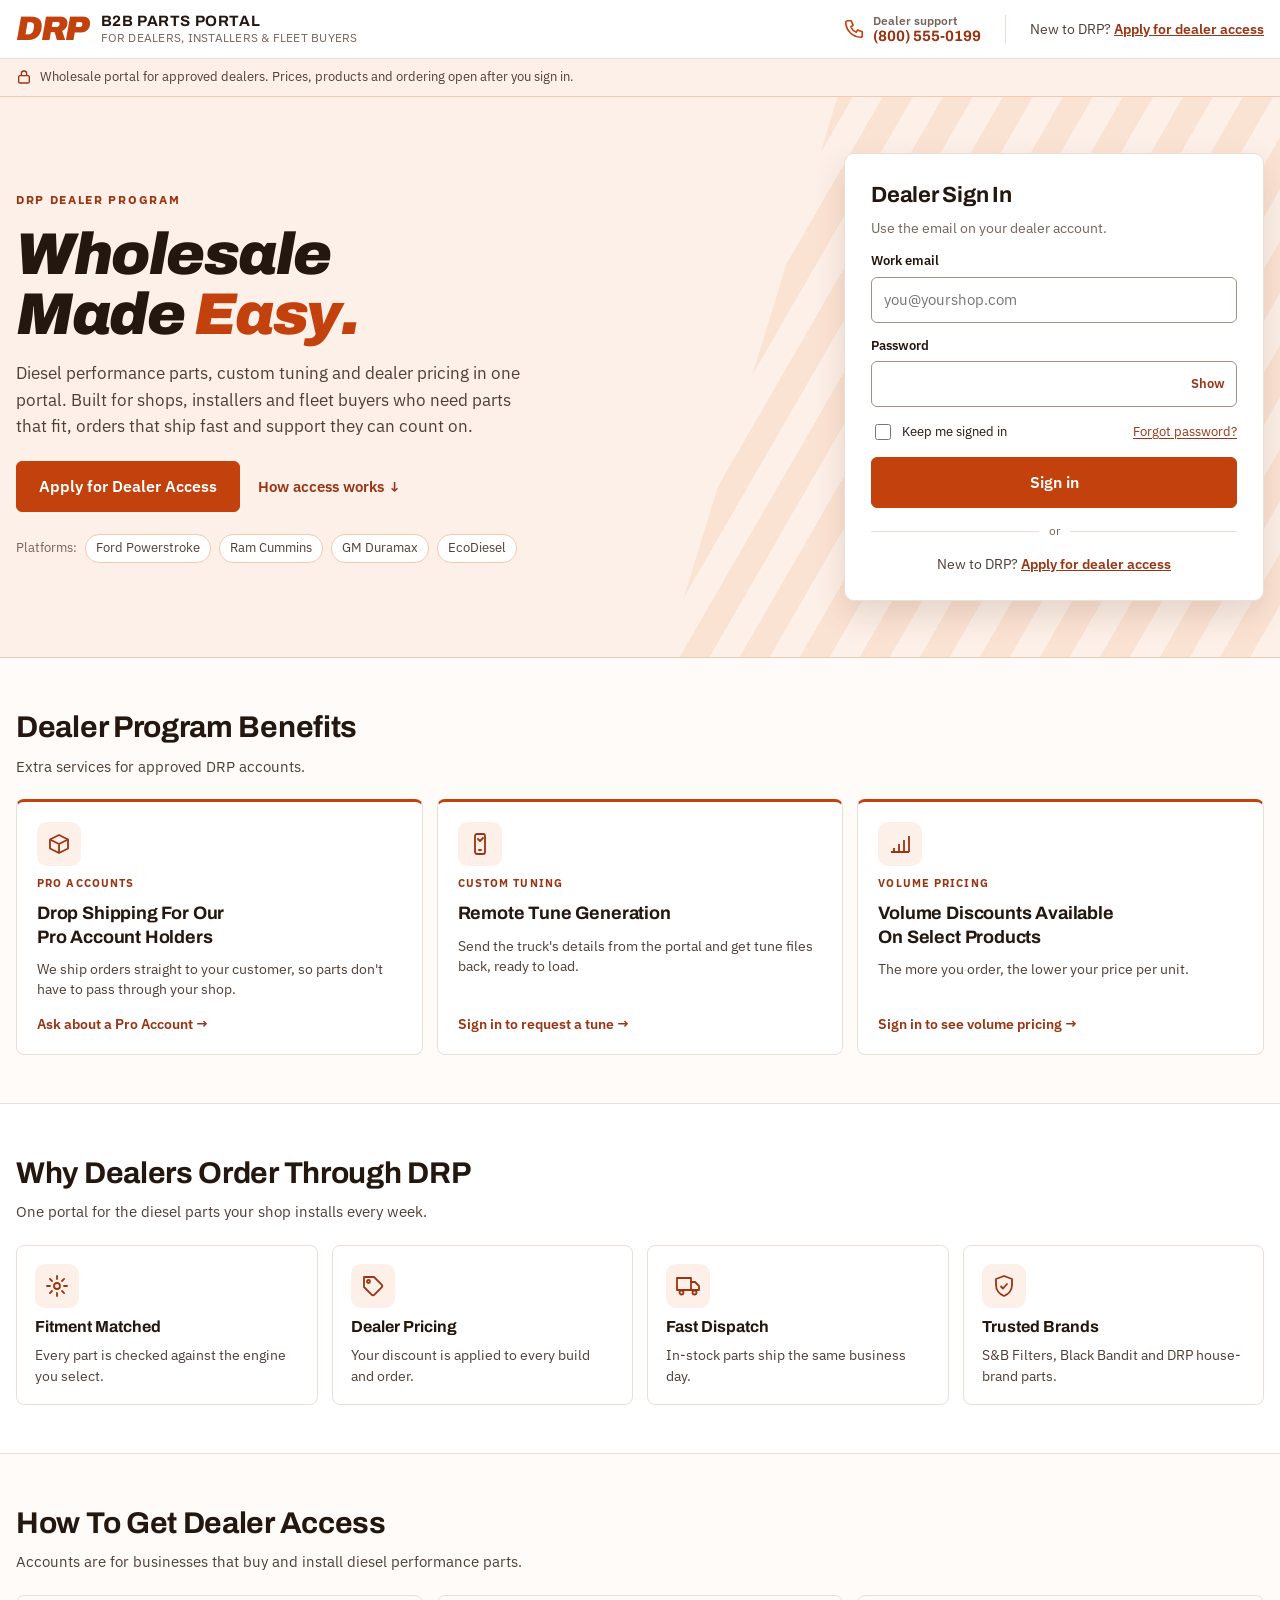
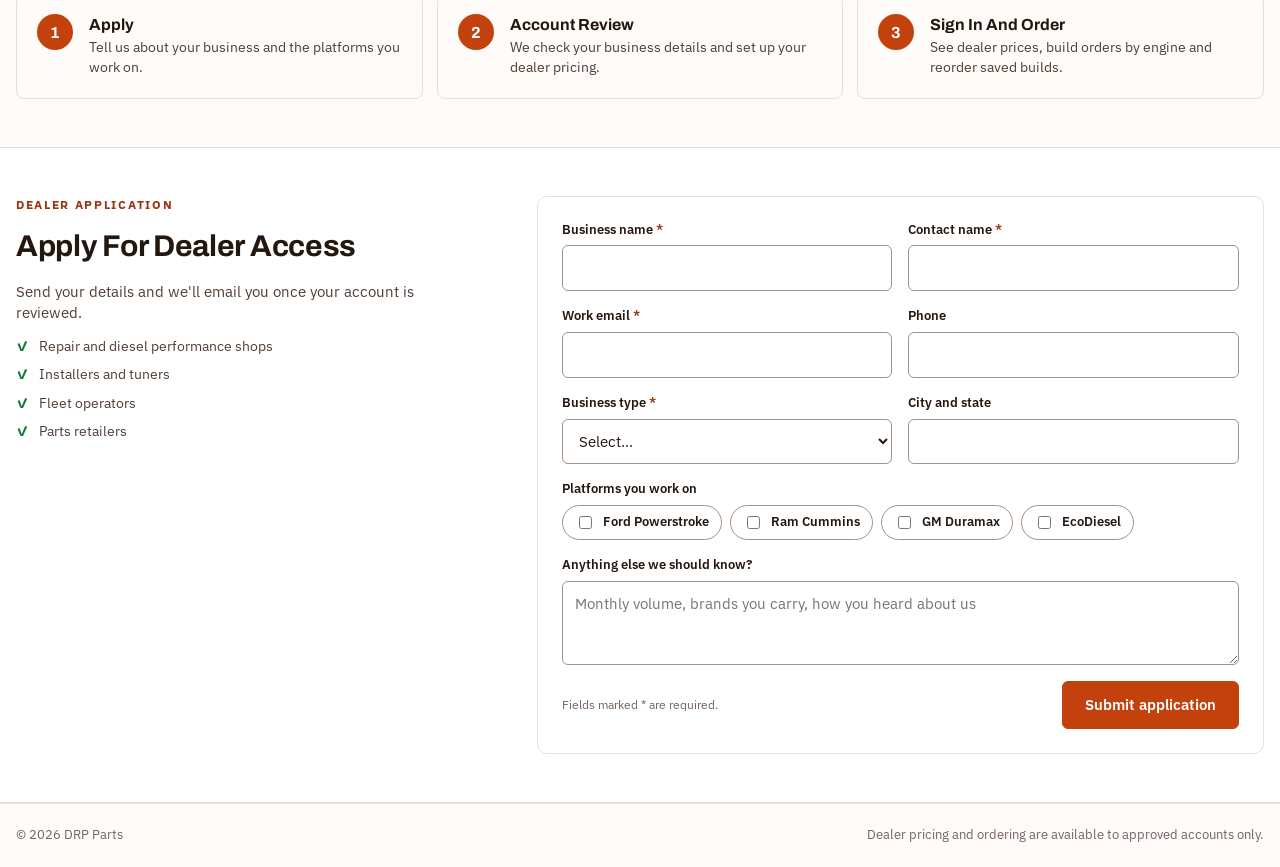
<file: index.html>
<!doctype html>
<html lang="en" data-page="portal">
<head>
<meta charset="utf-8">
<meta name="viewport" content="width=device-width,initial-scale=1">
<title>DRP B2B Parts Portal</title>
<script src="drp.js"></script>
<link rel="preconnect" href="https://fonts.googleapis.com"><link rel="preconnect" href="https://fonts.gstatic.com" crossorigin>
<link rel="stylesheet" href="https://fonts.googleapis.com/css2?family=Archivo:ital,wght@0,700;1,900&family=IBM+Plex+Sans:wght@400;500;600;700&display=swap">
<link rel="stylesheet" href="drp.css">
<style>
/* Layout: 4-column B2B build workspace — engine | product type | results | build. Stacks on narrow screens.
   Colours come from the tokens in drp.css. */
.ws{display:grid;grid-template-columns:240px 240px minmax(0,1fr) 340px;gap:14px;padding-block:16px}
.panel{background:var(--card);border:1px solid var(--line);border-radius:8px;padding:14px;align-self:start}
.step{display:flex;gap:10px;align-items:flex-start;margin-bottom:12px}
.step em{font-style:normal;background:var(--brand-tint);color:var(--brand-dk);border:1px solid var(--brand-line);border-radius:50%;width:26px;height:26px;flex:none;display:grid;place-items:center;font-weight:700;font-size:13px}
.step h2{margin:0;font-size:16px}
.step p{margin:2px 0 0;color:var(--muted);font-size:12px}
.make{border-top:1px solid var(--line)}
.make>button{width:100%;display:flex;justify-content:space-between;align-items:center;background:none;border:0;padding:12px 4px;font-weight:700;font-size:15px;text-align:left}
.make.open>button{color:var(--brand-dk)}
.make ul{list-style:none;margin:0 0 8px;padding:0}
.make li button{width:100%;text-align:left;background:none;border:0;padding:7px 10px;border-radius:4px;color:var(--ink-2)}
.make li button:hover{background:var(--sunk)}
.make li button[aria-pressed=true]{background:var(--brand-tint);color:var(--brand-dk);font-weight:600;box-shadow:inset 3px 0 0 var(--brand)}
.make li small{color:var(--muted);float:right}
.make li button.zero{color:var(--muted)}
.chev{transition:transform .15s}
.make.open .chev{transform:rotate(90deg)}

.types label{display:flex;align-items:center;gap:10px;padding:7px 6px;border-radius:4px;cursor:pointer}
.types label:hover{background:var(--sunk)}
.types label span{flex:1}
.types label small{color:var(--muted);font-variant-numeric:tabular-nums}
.types input{width:16px;height:16px;accent-color:var(--brand)}
.tsearch{width:100%;margin-bottom:8px}
.tmore{margin:10px 6px 2px;font-size:13px}
.tgroup{margin:12px 6px 4px;font:600 11px/1.4 var(--f);letter-spacing:.08em;text-transform:uppercase;color:var(--muted)}

.reshead{display:flex;flex-wrap:wrap;gap:8px;align-items:center;margin-bottom:10px}
.reshead .crumb{flex-basis:100%;color:var(--muted);font-size:12px;margin-top:-6px;padding-left:36px}
.reshead .grow{flex:1}
.count{color:var(--ink-2);font-variant-numeric:tabular-nums}
.chips{display:flex;gap:6px;flex-wrap:wrap;margin:-4px 0 10px 36px}
.chip{background:var(--brand-tint);color:var(--brand-dk);border:1px solid var(--brand-line);border-radius:12px;padding:3px 10px;font-size:12px}
.chip:hover{border-color:var(--brand)}

.prod{display:grid;grid-template-columns:150px minmax(0,1fr) 170px;gap:14px;border:1px solid var(--line);border-radius:8px;padding:12px;margin-bottom:10px;background:var(--card);position:relative}
.prod:hover{border-color:var(--brand-line)}
.prod.hl{border-color:var(--brand-line)}
.prod .badge{position:absolute;top:10px;left:10px;z-index:1}
.thumb{width:150px;height:150px;background:var(--sunk);border-radius:6px;display:grid;place-items:center;overflow:hidden}
.thumb img{width:100%;height:100%;object-fit:contain}
.prod h3{margin:0 0 4px;font-size:15px;line-height:1.3}
.prod h3 a{color:inherit;text-decoration:none}
.prod h3 a:hover{color:var(--brand-dk);text-decoration:underline}
.meta{color:var(--muted);font-size:12px;margin-bottom:6px}
.meta b{color:var(--ink-2);font-weight:600}
.stock{font-size:12px;font-weight:600;color:var(--ok)}
.stock.out{color:var(--warn)}
.feat{list-style:none;padding:0;margin:4px 0 0;font-size:12px;color:var(--ink-2)}
.feat li{padding-left:18px;position:relative;margin:2px 0}
.feat li::before{content:"✓";position:absolute;left:0;color:var(--ok);font-weight:700}
.fit{font-size:12px;margin-top:4px;color:var(--ok)} .fit.no{color:var(--muted)}
.buy{display:flex;flex-direction:column;align-items:flex-end;gap:8px;text-align:right}
.price{font-size:20px;font-weight:700;font-variant-numeric:tabular-nums;font-family:var(--f-display)}
.price small{display:block;font:400 11px var(--f);color:var(--muted)}
.price s{font:400 12px var(--f);color:var(--muted)}
.price .yours{display:block;margin-top:2px;font:600 12px var(--f);color:var(--ok)}
.btn.done{background:var(--ok);border-color:var(--ok)}
.buy .acts{display:flex;gap:6px;flex-wrap:wrap;justify-content:flex-end;margin-top:auto}
.empty{padding:40px 10px;text-align:center;color:var(--muted)}

/* Build */
.build{position:sticky;top:10px}
.build header{display:flex;justify-content:space-between;align-items:center;margin-bottom:8px}
.build header h2{margin:0;font-size:17px}
.qadd{padding:10px 12px 6px;margin-bottom:4px;background:var(--paper);border:1px solid var(--line);border-radius:6px}
.qadd h3{margin:0 0 6px;font-size:13px}
.qadd .msg{margin-top:2px}
.bi{display:grid;grid-template-columns:64px minmax(0,1fr) auto;gap:10px;padding:10px 0;border-bottom:1px solid var(--line)}
.bi img{width:64px;height:64px;object-fit:contain;background:var(--sunk);border-radius:4px}
.bi h4{margin:0;font:600 13px/1.25 var(--f)}
.bi .sku{font-size:11px;color:var(--muted);margin:2px 0 6px}
.bi .r{display:flex;flex-direction:column;align-items:flex-end;justify-content:space-between}
.bi .x{background:none;border:0;color:var(--muted);font-size:16px;line-height:1;padding:0}
.bi .x:hover{color:var(--brand-dk)}
.bi .lt{font-weight:700;font-variant-numeric:tabular-nums}
.bi .qty button{width:26px;height:26px}
.bi .qty input{width:34px}
.tot{margin-top:10px;font-variant-numeric:tabular-nums}
.tot div{display:flex;justify-content:space-between;padding:3px 0}
.tot .disc{color:var(--ok)}
.tot .grand{font:700 20px var(--f-display);border-top:1px solid var(--line);margin-top:6px;padding-top:8px}
.bigbtn{width:100%;margin-top:12px;padding:13px;font-size:15px;letter-spacing:.04em;text-transform:uppercase}
.saverow{display:flex;gap:6px;margin-top:8px}
.saverow input{flex:1}
.reorder{margin-top:12px;padding-top:12px;border-top:1px solid var(--line)}
.reorder h3{margin:0 0 8px;font:600 13px var(--f)}
.saved{list-style:none;margin:0;padding:0;display:grid;gap:6px;max-height:280px;overflow:auto}
.saved li{display:grid;grid-template-columns:minmax(0,1fr) auto auto;gap:8px;align-items:center;padding:8px 10px;border:1px solid var(--line);border-radius:6px;background:var(--paper)}
.saved b{display:block;font-size:13px;line-height:1.3;overflow-wrap:anywhere}
.saved small{color:var(--muted);font-size:12px;font-variant-numeric:tabular-nums}
.saved .btn{padding:5px 12px}
.saved .x{background:none;border:0;color:var(--muted);font-size:17px;line-height:1;padding:0 2px}
.saved .x:hover{color:var(--brand-dk)}
.saved .none{display:block;border-style:dashed;background:none;color:var(--muted);font-size:13px}
.bempty{color:var(--muted);padding:18px 0;text-align:center;font-size:13px}

.mbuild{display:none}
@media (max-width:1000px){
  .mbuild{display:flex;position:fixed;left:0;right:0;bottom:0;z-index:30;gap:12px;align-items:center;justify-content:space-between;padding:12px 16px calc(12px + env(safe-area-inset-bottom,0px));border:0;border-top:1px solid var(--line);background:var(--card);box-shadow:0 -6px 18px rgba(84,46,22,.1);text-align:left;font-variant-numeric:tabular-nums}
  .mbuild .t{margin-left:auto;font:700 17px var(--f-display)}
  .mbuild .go{color:var(--brand-dk);font-weight:600}
  .mbuild.off{display:none}
  body{padding-bottom:64px}
  .toast{bottom:76px}
  .bi .x{padding:8px;margin:-8px}
}
.dacts{display:flex;flex-wrap:wrap;gap:8px;margin-top:12px}
.dlg{display:grid;grid-template-columns:280px minmax(0,1fr);gap:18px;padding:18px}
.dlg img{width:100%;aspect-ratio:1;object-fit:contain;background:var(--sunk);border-radius:6px}
.dlg h3{margin:0 0 6px;padding-right:24px}
.dlg table{border-collapse:collapse;font-size:13px;width:100%;margin-top:8px}
.dlg td{border-bottom:1px solid var(--line);padding:5px 4px;vertical-align:top}
.dlg td:first-child{color:var(--muted);width:110px}
.dlgx{position:absolute;right:10px;top:8px;background:none;border:0;font-size:22px;color:var(--ink-2)}

/* Responsive */
@media (max-width:1500px){.ws{grid-template-columns:220px minmax(0,1fr) 320px}.ws .ptype{grid-column:1;grid-row:2}.ws .results{grid-row:1/3;grid-column:2}.ws .build{grid-row:1/3;grid-column:3}}
@media (max-width:1000px){.ws{grid-template-columns:minmax(0,1fr)}.ws>*{grid-column:auto!important;grid-row:auto!important}.build{position:static}}
@media (max-width:640px){.prod{grid-template-columns:96px minmax(0,1fr)}.thumb{width:96px;height:96px}.buy{grid-column:1/-1;flex-direction:row;flex-wrap:wrap;justify-content:space-between;align-items:center;text-align:left}.buy .acts{margin-top:0}.dlg{grid-template-columns:1fr}}
</style>
</head>
<body>

<header class="top">
  <div class="wrap">
    <a class="logo" href="index.html"><img class="logo-img" src="https://cdn.shopify.com/s/files/1/0900/4122/1424/files/DRP-logo.png?v=1773425897" alt="DRP B2B Parts Portal" height="64" fetchpriority="high"></a>
    <form class="search" id="topSearch" role="search">
      <input id="q" type="search" placeholder="Search SKU, part number or keyword   ( / )" aria-label="Search parts" role="combobox" aria-autocomplete="list" aria-expanded="false" aria-controls="sugg" autocomplete="off">
      <div class="sugg" id="sugg" role="listbox" aria-label="Matching parts" hidden></div>
      <button aria-label="Search"><svg width="18" height="18" viewBox="0 0 24 24" fill="none" stroke="currentColor" stroke-width="2.5" aria-hidden="true"><circle cx="11" cy="11" r="7"/><path d="m20 20-4-4"/></svg></button>
    </form>
    <a class="phone" href="tel:+18005550199" aria-label="Call dealer support at (800) 555-0199"><svg width="22" height="22" viewBox="0 0 24 24" fill="none" stroke="currentColor" stroke-width="1.8" stroke-linejoin="round" aria-hidden="true"><path d="M5 3h4l2 5-2.5 1.5a11 11 0 0 0 6 6L16 13l5 2v4a2 2 0 0 1-2 2A17 17 0 0 1 3 5a2 2 0 0 1 2-2"/></svg><span><small>Dealer support</small><b>(800) 555-0199</b></span></a>
    <div class="acct">
      <div class="who"><span class="avatar" id="avatar" aria-hidden="true">DD</span><span class="lbl"><b id="dealerName">Dealer</b><button type="button" class="linkbtn" id="signOut">Sign out</button></span></div>
      <button type="button" class="cartbtn" id="cartBtn"><svg width="24" height="24" viewBox="0 0 24 24" fill="none" stroke="currentColor" stroke-width="1.8" aria-hidden="true"><path d="M3 4h2l2.4 11h11l2-8H6.2"/><circle cx="9" cy="20" r="1.5"/><circle cx="18" cy="20" r="1.5"/></svg><i id="cartCount">0</i><span class="lbl" style="text-align:left;line-height:1.2"><b>Your Cart</b><br><small id="cartItems">0 item(s)</small></span></button>
    </div>
  </div>
</header>

<nav class="main" id="mainNav" aria-label="Main">
  <div class="wrap bar">
    <button type="button" class="ni veh" data-menu="vehicle" aria-haspopup="true" aria-expanded="false"><svg width="26" height="20" viewBox="0 0 26 20" fill="none" stroke="currentColor" stroke-width="1.8" stroke-linejoin="round" aria-hidden="true"><path d="M1.5 3.5h13v10h-13zM14.5 7h5l4 4v2.5h-9"/><circle cx="6" cy="15.5" r="2.2"/><circle cx="19" cy="15.5" r="2.2"/></svg>Shop by Vehicle<svg class="cv" viewBox="0 0 12 12" aria-hidden="true"><path d="m2.5 4.5 3.5 3.5 3.5-3.5" fill="none" stroke="currentColor" stroke-width="1.8"/></svg></button>
    <button type="button" class="ni" data-menu="parts" aria-haspopup="true" aria-expanded="false">Parts<svg class="cv" viewBox="0 0 12 12" aria-hidden="true"><path d="m2.5 4.5 3.5 3.5 3.5-3.5" fill="none" stroke="currentColor" stroke-width="1.8"/></svg></button>
    <button type="button" class="ni" data-menu="tuning" aria-haspopup="true" aria-expanded="false">Tuning<svg class="cv" viewBox="0 0 12 12" aria-hidden="true"><path d="m2.5 4.5 3.5 3.5 3.5-3.5" fill="none" stroke="currentColor" stroke-width="1.8"/></svg></button>
    <button type="button" class="ni" data-menu="quick" aria-haspopup="true" aria-expanded="false">Quick Order<svg class="cv" viewBox="0 0 12 12" aria-hidden="true"><path d="m2.5 4.5 3.5 3.5 3.5-3.5" fill="none" stroke="currentColor" stroke-width="1.8"/></svg></button>
    <button type="button" class="ni" data-menu="reorder" aria-haspopup="true" aria-expanded="false">Reorder<svg class="cv" viewBox="0 0 12 12" aria-hidden="true"><path d="m2.5 4.5 3.5 3.5 3.5-3.5" fill="none" stroke="currentColor" stroke-width="1.8"/></svg></button>
    <button type="button" class="ni acctnav" id="vehNav" aria-haspopup="dialog"><svg width="18" height="18" viewBox="0 0 24 24" fill="none" stroke="currentColor" stroke-width="1.9" stroke-linejoin="round" aria-hidden="true"><path d="M1.5 6h12v9h-12zM13.5 9h4.5l4 4v2h-8.5"/><circle cx="5.5" cy="17" r="2"/><circle cx="18" cy="17" r="2"/></svg>Submit Vehicle Info</button>
    <button type="button" class="ni" data-menu="support" aria-haspopup="true" aria-expanded="false">Support<svg class="cv" viewBox="0 0 12 12" aria-hidden="true"><path d="m2.5 4.5 3.5 3.5 3.5-3.5" fill="none" stroke="currentColor" stroke-width="1.8"/></svg></button>
  </div>
  <div class="navpanel" id="navPanel" hidden></div>
</nav>

<main class="wrap ws">
  <aside class="panel engine">
    <div class="step"><em>1</em><div><h2>Select Make &amp; Engine</h2><p>Choose platform and engine generation to see compatible parts.</p></div></div>
    <div id="makes"></div>
  </aside>

  <aside class="panel ptype">
    <div class="step"><em>2</em><div><h2>Select Product Type</h2><p>Narrow by category.</p></div></div>
    <input class="in tsearch" id="tq" placeholder="Filter product types…" aria-label="Filter product types">
    <div class="types" id="types"></div>
  </aside>

  <section class="panel results">
    <div class="reshead">
      <div class="step" style="margin:0"><em>3</em><div><h2>Compatible Products</h2></div></div>
      <span class="grow"></span>
      <span class="count" id="count"></span>
      <label><span class="lbl" style="color:var(--muted)">Sort</span>
        <select class="in" id="sort">
          <option value="feat">Essentials first</option>
          <option value="pa">Price: low to high</option>
          <option value="pd">Price: high to low</option>
          <option value="name">Name A–Z</option>
        </select></label>
      <label style="display:flex;gap:6px;align-items:center;font-size:13px"><input type="checkbox" id="instock" style="accent-color:var(--brand)"> In stock only</label>
      <div class="crumb" id="crumb"></div>
    </div>
    <div class="chips" id="chips"></div>
    <div id="list"></div>
  </section>

  <aside class="panel build" id="buildPanel">
    <header><h2 id="bTitle">Your Build (0 Items)</h2><button class="linkbtn" id="clearBtn">Clear All</button></header>
    <div class="qadd">
      <h3>Quick Add By SKU</h3>
      <form class="row" id="qaForm">
        <input class="in" id="qaSku" list="skuList" placeholder="Enter SKU" style="flex:1" aria-label="SKU">
        <input class="in" id="qaQty" type="number" min="1" value="1" style="width:56px" aria-label="Quantity">
        <button class="btn">Add</button>
      </form>
      <datalist id="skuList"></datalist>
      <div class="msg" id="qaMsg"></div>
    </div>
    <div id="bItems"></div>
    <div class="tot">
      <div><span id="subLbl">Subtotal (0 items)</span><span id="sub">$0.00</span></div>
      <div class="disc"><span>Dealer Discount (<span id="discPct">5</span>%)</span><span id="disc">-$0.00</span></div>
      <div class="grand"><span>Estimated Total</span><span id="total">$0.00</span></div>
    </div>
    <button class="btn bigbtn" id="toCart">Add Build to Cart</button>
    <div class="saverow"><input class="in" id="buildName" placeholder="Name this build (e.g. Smith F-350)"><button class="btn lite" id="saveBtn">Save</button></div>
    <div class="reorder" id="reorder">
      <h3 id="savedLbl">Reorder A Saved Build</h3>
      <ul class="saved" id="savedList" aria-labelledby="savedLbl" tabindex="-1"></ul>
      <div class="msg" id="prevMsg"></div>
    </div>
  </aside>
</main>

<button type="button" class="mbuild" id="mbuild" aria-label="Go to your build"><span><b id="mbN">0 items</b> in your build</span><span class="t" id="mbT">$0.00</span><span class="go">View ↓</span></button>
<dialog id="dlg"></dialog>
<div class="toast" id="toast" role="status"></div>

<script>
/* ---------- Catalog (titles, prices & images: Oct 2026 catalog) ---------- */
const CDN="https://cdn.shopify.com/s/files/1/0712/1131/9389/files/";
const ENGINES=DRP.ENGINES; /* platforms and engines live in drp.js, shared with the nav */
const ENG_NAME={};for(const m in ENGINES)for(const[id,n]of ENGINES[m].list)ENG_NAME[id]=n;

const P=[
 {sku:"INT-SB-FOR-20",t:"Powerstroke S&B Cold Air Intake | FORD 1999-2026",b:"S&B Filters",p:399,ty:"Cold Air Intake",e:["ps73","ps60","ps64","ps67-11","ps67-20"],img:"S_B-cold-air-intake-Powerstroke.png?v=1790370753",f:["Fully enclosed airbox, clear sealed lid","Cotton cleanable or dry extendable filter","MAF calibrated – no check engine light","Million Mile limited warranty"],best:1,note:"Ships from manufacturer in 1–2 weeks"},
 {sku:"AC-INTERCOOLER-FOR-11",t:"Ford 6.7L Powerstroke Upgraded Intercooler 50% Larger Core | 2011–2026",b:"DRP",p:1199.99,ty:"Intercooler",e:["ps67-11","ps67-20"],img:"AC-INTERCOOLER-FOR-11.png?v=1790268217",f:["All-aluminum bar-and-plate core","Core ~50% larger than factory","Lower intake-air temps and EGTs","Generation-specific 2011–16 / 2017–26"]},
 {sku:"ICP-FOR-11-CS",t:"6.7L Powerstroke Intercooler Charge Pipe Kit | Cold Side Upgrade | FORD 2011–2016",b:"Black Bandit",p:165,was:396,ty:"Intercooler Pipe",e:["ps67-11"],img:"black-bandit-egr-ford-powerstroke-6-7l-cold-side-intercooler-charge-pipe-kit-2011-2016-44135034978555_cd28f7a5-e676-46e8-a184-ff8a8d01b0bd.webp?v=1775076734",f:["Mandrel-bent aluminum tubing","4-ply silicone couplers","Heavy-duty spring clamps","Replaces crack-prone OEM plastic pipe"],best:1},
 {sku:"ICP-FOR-17-CS",t:"6.7L Powerstroke Cold Side Intercooler Charge Pipe Kit (2017-2019)",b:"Black Bandit",p:275,was:330,ty:"Intercooler Pipe",e:["ps67-11"],img:"[base64].webp?v=1775076727",f:["Quick-disconnect flange","Retains factory IAT sensor","Spring-loaded clamps","Direct OEM replacement"]},
 {sku:"ICP-FOR-11-CSK",t:"6.7L Powerstroke Cold Side Intercooler Pipe Kit | FORD 2011-2015",b:"Black Bandit",p:247.5,was:330,ty:"Intercooler Pipe",e:["ps67-11"],img:"black-bandit-egr-ford-powerstroke-6-7l-cold-side-intercooler-pipe-kit-2011-2015-ford-powerstroke-6-7l-cold-side-intercooler-pipe-kit-44135037042939_7ecadf79-c09b-4ba1-82fb-29aaa1bafc2c.webp?v=1775076666",f:["Mandrel-bent aluminum","4-ply silicone couplers","All hardware included"]},
 {sku:"INT-FOR-11-B",t:"6.7L Powerstroke Cold Air Intake Kit | FORD 2011-2016",b:"Black Bandit",p:99.99,ty:"Cold Air Intake",e:["ps67-11"],img:"black-bandit-cold-air-intake-ford-powerstroke-6-7l-cold-air-intake-kit-2011-2016-ford-powerstroke-6-7l-cold-air-intake-kit-2011-2016-1174017547_d6a10171-7098-4e56-a335-2a2913903af0.png?v=1775076484",f:["4\" aluminum piping, gloss black","Washable micro cotton filter","Bolt-on, all hardware included"]},
 {sku:"INT-FOR-17-B",t:"6.7L Powerstroke Cold Air Intake Kit | FORD 2017-2019",b:"Black Bandit",p:179.99,ty:"Cold Air Intake",e:["ps67-11"],img:"tuner-depot-cold-air-intake-ford-powerstroke-6-7l-cold-air-intake-kit-2017-2019-ford-powerstroke-6-7l-cold-air-intake-kit-2017-2019-1173833110_e526402b-69e4-4d5c-b940-346ad980d504.png?v=1775076490",f:["Powder-coated aluminum pipe","Washable micro cotton filter","No cutting required"]},
 {sku:"INT-FOR-08",t:"6.4L Powerstroke Cold Air Intake | Ford 2008-2010",b:"Black Bandit",p:121,was:198,ty:"Cold Air Intake",e:["ps64"],img:"black-bandit-cold-air-intake-ford-powerstroke-6-4l-cold-air-intake-2008-2010-44135004373243_6b037e9b-66e1-4be1-9c0c-478db6c4d596.webp?v=1775076736",f:["Mandrel-bent aluminum tube","Oversized reusable cotton filter","Bolt-on install"]},
 {sku:"ICP-FOR-08-CS",t:"6.4L Powerstroke Intercooler Charge Pipe Kit | Cold Side Upgrade | Ford 2008–2010",b:"Black Bandit",p:165,was:220,ty:"Intercooler Pipe",e:["ps64"],img:"6.4L_Powerstroke_cold_side_intercooler.webp?v=1789666931",f:["Mandrel-bent aluminum","4-ply silicone couplers","No tuning required"]},
 {sku:"ICP-FOR-08-HS",t:"6.4L Powerstroke Intercooler Charge Pipe Kit | Hot Side Upgrade | Ford 2008–2010",b:"Black Bandit",p:165,was:220,ty:"Intercooler Pipe",e:["ps64"],img:"[base64].webp?v=1775076732",f:["Turbo outlet to intercooler inlet","Pairs with cold-side kit","No tuning required"]},
 {sku:"INT-FOR-03",t:"6.0L Powerstroke Cold Air Intake | FORD 2003-2007",b:"Black Bandit",p:144.99,was:275,ty:"Cold Air Intake",e:["ps60"],img:"black-bandit-cold-air-intake-ford-powerstroke-6-0l-cold-air-intake-2003-2007-cold-air-intake-for-ford-powerstroke-6-0l-2003-2007-43847648575739_266e23d3-b411-44ac-a459-6916588b2e80.webp?v=1775076738",f:["Mandrel-bent aluminum tube","Oversized cotton filter","30–60 min install"],out:1},
 {sku:"75-5132",t:"S&B Cold Air Intake for 6.7L Cummins Ram 2500 & 3500 | 2007-2024",b:"S&B Filters",p:399,ty:"Cold Air Intake",e:["c67-07","c67-10","c67-13"],img:"Cummins-6.7.-S_B-Cold-Air-Intake_1.png?v=1790368026",f:["Up to 54.6% more airflow than stock","Swing gate on 2013–2024","Enclosed airbox","Not for Cab & Chassis"],best:1,note:"Ships from manufacturer in 1–2 weeks"},
 {sku:"INT-RAM-13",t:"6.7L Cummins Cold Air Intake | 2013-2018 Ram 2500/3500",b:"Black Bandit",p:275,ty:"Cold Air Intake",e:["c67-13"],img:"RAM_6.7_Cummins_cold_air_intake_kit.webp?v=1789670545",f:["Mandrel-bent aluminum tubing","Oversized cotton filter","Faster turbo spool"]},
 {sku:"INT-RAM-07-B",t:"Ram Cummins 6.7L - Cold Air Intake (2007-2012)",b:"Black Bandit",p:119.99,ty:"Cold Air Intake",e:["c67-07","c67-10"],img:"tuner-depot-cold-air-intake-ram-cummins-6-7l-cold-air-intake-2007-2012-ram-cummins-6-7l-cold-air-intake-2007-2012-1173833113_0d7f887e-3106-4e61-bb1b-bced0012b43b.png?v=1775076492",f:["Black powder-coated aluminum","Micro cotton washable filter","Direct fit, hardware included"]},
 {sku:"INT-SB-GM-20",t:"S&B Cold Air Intake 6.6L Duramax L5P, LML, LMM | 2007.5-2026 GMC Chevrolet",b:"S&B Filters",p:383.9,ty:"Cold Air Intake",e:["lmm","lml","l5p"],img:"Duramax-6.6.-S_B-Cold-Air-Intake.png?v=1790368955",f:["Up to 53% more airflow than stock","Enclosed airbox with seal","MAF calibrated","Not for Cab & Chassis"],best:1,note:"Ships from manufacturer in 1–2 weeks"},
 {sku:"INT-CKP-L5P-17",t:"6.6L Duramax L5P Intercooler Pipe & Boot Kit 3 Inch Piping | 2017-2019",b:"DRP",p:250,ty:"Intercooler Pipe",e:["l5p"],img:"INT-CKP-L5P-17.jpg?v=1789067363",f:["3\" piping, up to 55% less restrictive","Resonator-free hot side","T-bolt clamps, sensor bungs","2017–2019 only"]},
 {sku:"IP-TIH-GM-L5P",t:"GM Duramax L5P 6.6L - Turbo Intake Horn (2017-2025)",b:"DRP",p:99.99,ty:"Intake Horn",e:["l5p"],img:"tuner-depot-intake-horn-gm-duramax-l5p-6-6l-turbo-intake-horn-2017-2025-gm-duramax-l5p-6-6l-turbo-intake-horn-2017-2025-1156352747_a16b48b7-c51f-4040-afad-b6c8b645df0e.png?v=1775076501",f:["Replaces fragile plastic OEM inlet","Black powder-coated steel","Stock or aftermarket turbos"]},
 {sku:"INT-GM-LML-2",t:"6.6L Duramax LML Cold Air Intake | 2013-2016 GMC/Chevrolet",b:"Black Bandit",p:139.99,ty:"Cold Air Intake",e:["lml"],img:"tuner-depot-cold-air-intake-gm-duramax-6-6l-lml-cold-air-intake-2013-2016-gm-duramax-6-6l-lml-cold-air-intake-2013-2016-1156375593_28a77f3c-c7c0-49fc-9f1b-fd69967536cf.png?v=1775076499",f:["4\" aluminum piping","Wrinkle black finish","Washable micro cotton filter"]},
 {sku:"ICP-GM-LML",t:"GM Duramax LML - Intercooler Pipe & Boot Kit (2011-2016)",b:"Black Bandit",p:299.99,ty:"Intercooler Pipe",e:["lml"],img:"tuner-depot-intercooler-pipe-gm-duramax-lml-intercooler-pipe-boot-kit-2011-2016-gm-duramax-lml-intercooler-pipe-boot-kit-2011-2016-1173891083_04e4d7f5-8cd7-4686-a4ad-0a08e62aa798.png?v=1775076483",f:["Polished 3\" aluminum","Oil-resistant silicone boots","Complete hardware kit"]},
 {sku:"ICP-GM-LB7",t:"GM Duramax LB7 - Intercooler Pipe & Boot Kit (2002-2004)",b:"Black Bandit",p:299.99,ty:"Intercooler Pipe",e:["lb7"],img:"tuner-depot-intercooler-pipe-gm-duramax-lb7-intercooler-pipe-boot-kit-2002-2004-gm-duramax-lb7-intercooler-pipe-boot-kit-2002-2004-1173976244_77af16fd-bd2b-45ae-972d-3da4b56b8540.png?v=1775076481",f:["Polished 3\" aluminum","Multi-layer silicone couplers","Lower EGTs"]},
 {sku:"ICP-GM-01-HS",t:"GM Duramax 6.6L Hot Side Intercooler Charge Pipe Kit (2001-2010)",b:"Black Bandit",p:220,was:297,ty:"Intercooler Pipe",e:["lb7","lmm"],img:"black-bandit-egr-gm-duramax-6-6l-hot-side-intercooler-charge-pipe-kit-2001-2010-44135064895739_d79821ea-1fa6-4d7a-9edc-211c2e5e3b30.webp?v=1775076724",f:["Up to 40% more flow than factory","4-ply silicone couplers","Heavy-duty spring clamps"]}
];
const TYPES=[...DRP.PARTS,...DRP.TUNING]; /* Parts and Tuning categories from drp.js, same order as the nav */
const BYSKU=Object.fromEntries(P.map(x=>[x.sku.toUpperCase(),x]));
const img=(x,w)=>CDN+x.img+(x.img.includes("?")?"&":"?")+"width="+w;
const $=s=>document.querySelector(s);
const net=n=>n-Math.round(n*S.disc)/100; /* price after the dealer discount */
const money=n=>"$"+n.toLocaleString("en-US",{minimumFractionDigits:2,maximumFractionDigits:2});
const esc=s=>String(s).replace(/[&<>"]/g,c=>({"&":"&amp;","<":"&lt;",">":"&gt;",'"':"&quot;"}[c]));

/* ---------- Storage (safe) ---------- */
const store={get(k,d){try{const v=localStorage.getItem("drp_"+k);return v?JSON.parse(v):d}catch(e){return d}},set(k,v){try{localStorage.setItem("drp_"+k,JSON.stringify(v))}catch(e){}}};

/* ---------- State ---------- */
const S={make:"ford",engine:"ps67-11",types:new Set(),q:"",sort:"feat",instock:false,qty:{},
  build:store.get("build",[{sku:"INT-SB-FOR-20",q:1},{sku:"ICP-FOR-11-CS",q:2},{sku:"AC-INTERCOOLER-FOR-11",q:1}]),
  cart:store.get("cart",[]),saved:store.get("saved",null),disc:5};
if(!S.saved){S.saved=[{name:"Example – Fleet F-350 refresh",items:[{sku:"INT-FOR-17-B",q:4},{sku:"ICP-FOR-17-CS",q:4}]},{name:"Example – L5P shop stock",items:[{sku:"IP-TIH-GM-L5P",q:6},{sku:"INT-CKP-L5P-17",q:2},{sku:"INT-SB-GM-20",q:2}]}];}

/* ---------- Render: makes ---------- */
function renderMakes(){
  $("#makes").innerHTML=Object.entries(ENGINES).map(([k,m])=>{
    const open=S.make===k;
    return `<div class="make${open?" open":""}"><button data-m="${k}" aria-expanded="${open}">${m.name}<span class="chev">›</span></button>${open?`<ul>
      <li><button data-e="" aria-pressed="${S.engine===""}">Shop all ${m.name}<small>${P.filter(p=>p.e.some(e=>m.list.some(l=>l[0]===e))).length}</small></button></li>
      ${m.list.map(([id,n])=>{const c=P.filter(p=>p.e.includes(id)).length;return `<li><button data-e="${id}" aria-pressed="${S.engine===id}"${c?"":' class="zero"'}>${n}<small>${c}</small></button></li>`;}).join("")}</ul>`:""}</div>`}).join("");
}
$("#makes").addEventListener("click",e=>{
  const m=e.target.closest("[data-m]"),en=e.target.closest("[data-e]");
  if(m){S.make=S.make===m.dataset.m?"":m.dataset.m;S.engine="";}
  else if(en){S.engine=en.dataset.e;}
  else return;
  renderAll();
});

/* ---------- Filtering ---------- */
function engineMatch(p){
  if(S.engine)return p.e.includes(S.engine);
  if(S.make)return p.e.some(e=>ENGINES[S.make].list.some(l=>l[0]===e));
  return true;
}
function results(ignoreType){
  const q=S.q.trim().toLowerCase();
  let r=P.filter(p=>engineMatch(p)&&(!S.instock||!p.out)&&(!q||(p.t+" "+p.sku+" "+p.b+" "+p.ty).toLowerCase().includes(q)));
  if(!ignoreType&&S.types.size)r=r.filter(p=>S.types.has(p.ty));
  const s=S.sort;
  if(s==="pa")r.sort((a,b)=>a.p-b.p);else if(s==="pd")r.sort((a,b)=>b.p-a.p);else if(s==="name")r.sort((a,b)=>a.t.localeCompare(b.t));else r.sort((a,b)=>(b.best||0)-(a.best||0));
  return r;
}

/* ---------- Render: types ---------- */
function renderTypes(){
  const base=results(true),tq=$("#tq").value.trim().toLowerCase();
  const row=(v,l,c)=>`<label><input type="checkbox" value="${esc(v)}" ${v===""?(S.types.size?"":"checked"):(S.types.has(v)?"checked":"")}><span>${esc(l)}</span><small>${c}</small></label>`;
  const n=t=>base.filter(p=>p.ty===t).length,shown=t=>(!tq||t.toLowerCase().includes(tq))&&(S.allTypes||tq||n(t)>0||S.types.has(t));
  const hidden=TYPES.filter(t=>!shown(t)&&(!tq||t.toLowerCase().includes(tq))).length;
  const group=(name,list)=>{const r=list.filter(shown);return r.length?`<h3 class="tgroup">${name}</h3>`+r.map(t=>row(t,t,n(t))).join(""):"";};
  $("#types").innerHTML=(!tq||"all product types".includes(tq)?row("","All Product Types",base.length):"")+group("Parts",DRP.PARTS)+group("Tuning",DRP.TUNING)
    +(hidden||S.allTypes?`<button type="button" class="linkbtn tmore" id="tmore">${S.allTypes?"Hide empty categories":`Show ${hidden} more with no matching parts`}</button>`:"");
}
$("#types").addEventListener("click",e=>{if(e.target.id==="tmore"){S.allTypes=!S.allTypes;renderTypes();}});
$("#types").addEventListener("change",e=>{
  const v=e.target.value;
  if(v==="")S.types.clear();else e.target.checked?S.types.add(v):S.types.delete(v);
  renderAll();
});
$("#tq").addEventListener("input",renderTypes);

/* ---------- Render: list ---------- */
function renderList(){
  const r=results(false);
  $("#count").textContent=r.length+" Results";
  const eng=S.engine?ENG_NAME[S.engine]:S.make?"All "+ENGINES[S.make].name:"All platforms";
  /* A whole Parts or Tuning group reads as one filter, not twenty */
  const grp=["Parts","Tuning"].find(g=>{const set=DRP.typeSet(g);return S.types.size===set.size&&[...set].every(t=>S.types.has(t));});
  $("#crumb").textContent="Showing parts for "+eng+(S.types.size?"  ›  "+(grp?"All "+grp:[...S.types].join(", ")):"");
  const chips=[];
  if(S.q)chips.push(`<button class="chip" data-c="q">Search: “${esc(S.q)}” ✕</button>`);
  if(grp)chips.push(`<button class="chip" data-c="g">All ${grp} ✕</button>`);
  else S.types.forEach(t=>chips.push(`<button class="chip" data-c="t" data-v="${esc(t)}">${esc(t)} ✕</button>`));
  if(S.instock)chips.push(`<button class="chip" data-c="s">In stock ✕</button>`);
  $("#chips").innerHTML=chips.join("");
  if(!r.length){$("#list").innerHTML=`<div class="empty">No parts match these filters.<br><button class="btn lite" style="margin-top:10px" id="resetF">Reset filters</button></div>`;return;}
  $("#list").innerHTML=r.map(p=>{
    const q=S.qty[p.sku]||1,fit=S.engine?`<div class="fit">✓ Fitment matched for ${esc(ENG_NAME[S.engine])}</div>`:`<div class="fit no">Fits: ${p.e.map(e=>esc(ENG_NAME[e])).join(" · ")}</div>`;
    return `<article class="prod${p.best?" hl":""}">
      ${p.best?'<span class="badge" title="Core part we recommend for most builds on this platform">Essential</span>':""}
      <a class="thumb" href="product.html" tabindex="-1"><img loading="lazy" decoding="async" width="150" height="150" src="${img(p,320)}" alt="${esc(p.t)}"></a>
      <div style="min-width:0">
        <h3><a href="product.html">${esc(p.t)}</a></h3>
        <div class="meta"><b>${esc(p.b)}</b> · ${esc(p.ty)} · SKU: ${esc(p.sku)}</div>
        <div class="stock${p.out?" out":""}">${p.out?"● Backordered":"● In Stock"}${p.note?` <span style="color:var(--muted);font-weight:400">– ${esc(p.note)}</span>`:""}</div>
        <ul class="feat">${p.f.map(x=>`<li>${esc(x)}</li>`).join("")}</ul>${fit}
      </div>
      <div class="buy">
        <div class="price">${p.was?`<s>${money(p.was)}</s> `:""}${money(p.p)}<small>Dealer price</small><span class="yours">Your price ${money(net(p.p))}</span></div>
        <div class="qty"><button data-a="dec" data-s="${p.sku}" aria-label="Less">−</button><input id="q-${p.sku}" data-s="${p.sku}" value="${q}" inputmode="numeric" aria-label="Quantity"><button data-a="inc" data-s="${p.sku}" aria-label="More">+</button></div>
        <div class="acts"><button class="btn lite" data-a="view" data-s="${p.sku}">View Details</button><button class="btn" data-a="add" data-s="${p.sku}">Add to Build</button></div>
      </div></article>`}).join("");
}
$("#chips").addEventListener("click",e=>{const c=e.target.closest(".chip");if(!c)return;
  if(c.dataset.c==="q"){S.q="";$("#q").value="";}else if(c.dataset.c==="t")S.types.delete(c.dataset.v);else if(c.dataset.c==="g")S.types.clear();else{S.instock=false;$("#instock").checked=false;}renderAll();});
$("#list").addEventListener("click",e=>{
  if(e.target.id==="resetF"){S.types.clear();S.q="";$("#q").value="";S.instock=false;$("#instock").checked=false;S.engine="";renderAll();return;}
  const b=e.target.closest("[data-a]");if(!b)return;const s=b.dataset.s,a=b.dataset.a;
  if(a==="inc"||a==="dec"){S.qty[s]=Math.max(1,(S.qty[s]||1)+(a==="inc"?1:-1));document.getElementById("q-"+s).value=S.qty[s];}
  else if(a==="add"){addToBuild(s,S.qty[s]||1);b.textContent="Added ✓";b.classList.add("done");setTimeout(()=>{b.textContent="Add to Build";b.classList.remove("done");},1400);}
  else if(a==="view")openDetail(s);
});
$("#list").addEventListener("change",e=>{if(e.target.dataset.s){S.qty[e.target.dataset.s]=Math.max(1,parseInt(e.target.value)||1);e.target.value=S.qty[e.target.dataset.s];}});

/* ---------- Detail dialog ---------- */
function openDetail(s){
  const p=BYSKU[s.toUpperCase()],d=$("#dlg");
  d.innerHTML=`<div style="position:relative"><button class="dlgx" aria-label="Close">×</button><div class="dlg">
    <img decoding="async" src="${img(p,700)}" alt="${esc(p.t)}">
    <div><h3>${esc(p.t)}</h3><div class="price" style="margin:6px 0">${money(p.p)} <small style="display:inline">Dealer Price</small></div>
    <ul class="feat">${p.f.map(x=>`<li>${esc(x)}</li>`).join("")}</ul>
    <table><tr><td>SKU</td><td>${esc(p.sku)}</td></tr><tr><td>Brand</td><td>${esc(p.b)}</td></tr><tr><td>Category</td><td>${esc(p.ty)}</td></tr><tr><td>Fitment</td><td>${p.e.map(e=>esc(ENG_NAME[e])).join("<br>")}</td></tr><tr><td>Availability</td><td>${p.out?"Backordered":"In stock"}${p.note?"<br>"+esc(p.note):""}</td></tr></table>
    <div class="dacts"><button class="btn" data-add="${p.sku}">Add to Build</button><a class="btn ghost" href="product.html">View Product Page →</a></div></div></div></div>`;
  d.showModal();
}
$("#dlg").addEventListener("click",e=>{if(e.target.classList.contains("dlgx")||e.target===e.currentTarget)$("#dlg").close();if(e.target.dataset.add){addToBuild(e.target.dataset.add,1);$("#dlg").close();}});

/* ---------- Build ---------- */
function addToBuild(sku,q){
  const p=BYSKU[String(sku).trim().toUpperCase()];if(!p)return false;
  const it=S.build.find(x=>x.sku===p.sku);if(it)it.q+=q;else S.build.push({sku:p.sku,q});
  renderBuild();toast(`Added ${q} × ${p.sku} to build`);return true;
}
function totals(items){const sub=items.reduce((s,i)=>s+BYSKU[i.sku.toUpperCase()].p*i.q,0),d=Math.round(sub*S.disc)/100;return{sub,d,tot:sub-d,n:items.reduce((s,i)=>s+i.q,0)};}
function renderBuild(){
  store.set("build",S.build);
  const t=totals(S.build);
  $("#bTitle").textContent=`Your Build (${S.build.length} Item${S.build.length===1?"":"s"})`;
  $("#bItems").innerHTML=S.build.length?S.build.map(i=>{const p=BYSKU[i.sku.toUpperCase()],fits=!S.engine||p.e.includes(S.engine);
    return `<div class="bi"><img loading="lazy" decoding="async" width="64" height="64" src="${img(p,140)}" alt=""><div style="min-width:0"><h4>${esc(p.t)}</h4><div class="sku">SKU: ${esc(p.sku)}</div>
      <div class="qty"><button data-b="dec" data-s="${p.sku}" aria-label="Less">−</button><input data-bs="${p.sku}" value="${i.q}" inputmode="numeric" aria-label="Quantity"><button data-b="inc" data-s="${p.sku}" aria-label="More">+</button></div>
      <div class="fit${fits?"":" no"}" style="${fits?"":"color:var(--warn)"}">${fits?"✓ Fitment matched":"⚠ Not listed for selected engine"}</div></div>
      <div class="r"><button class="x" data-b="rm" data-s="${p.sku}" aria-label="Remove">×</button><span class="lt">${money(p.p*i.q)}</span></div></div>`}).join(""):`<div class="bempty">No parts yet. Add parts from the list or enter a SKU above.</div>`;
  $("#subLbl").textContent=`Subtotal (${t.n} item${t.n===1?"":"s"})`;
  $("#mbN").textContent=`${t.n} item${t.n===1?"":"s"}`;$("#mbT").textContent=money(t.tot);
  $("#sub").textContent=money(t.sub);$("#disc").textContent="-"+money(t.d);$("#total").textContent=money(t.tot);$("#discPct").textContent=S.disc;
}
$("#bItems").addEventListener("click",e=>{const b=e.target.closest("[data-b]");if(!b)return;const i=S.build.find(x=>x.sku===b.dataset.s);
  if(b.dataset.b==="rm"){const prev=S.build.map(x=>({...x}));S.build=S.build.filter(x=>x!==i);renderBuild();undoable(`Removed ${i.sku}`,prev);return;}
  if(b.dataset.b==="inc")i.q++;else i.q=Math.max(1,i.q-1);renderBuild();});
/* Removing parts can be undone for a few seconds instead of asking "Are you sure?" every time */
function undoable(msg,prev){toast(msg,{label:"Undo",fn:()=>{S.build=prev;renderBuild();toast("Build restored");}});}
$("#bItems").addEventListener("change",e=>{const i=S.build.find(x=>x.sku===e.target.dataset.bs);if(i){i.q=Math.max(1,parseInt(e.target.value)||1);renderBuild();}});
$("#clearBtn").onclick=()=>{if(!S.build.length)return;const prev=S.build.map(x=>({...x})),n=prev.length;S.build=[];renderBuild();undoable(`Cleared ${n} item${n===1?"":"s"} from your build`,prev);};
$("#toCart").onclick=()=>{
  if(!S.build.length){toast("Your build is empty");return;}
  for(const i of S.build){const c=S.cart.find(x=>x.sku===i.sku);if(c)c.q+=i.q;else S.cart.push({...i});}
  store.set("cart",S.cart);renderCart();toast("Build added to cart");
};
function renderCart(){const n=S.cart.reduce((s,i)=>s+i.q,0);$("#cartCount").textContent=n;$("#cartItems").textContent=n+" item(s)";}
$("#cartBtn").onclick=()=>{const t=totals(S.cart),d=$("#dlg");
  d.innerHTML=`<div style="position:relative;padding:18px"><button class="dlgx" aria-label="Close">×</button><h3 style="margin:0 0 10px">Cart</h3>
  ${S.cart.length?S.cart.map(i=>{const p=BYSKU[i.sku.toUpperCase()];return `<div style="display:flex;justify-content:space-between;gap:10px;padding:6px 0;border-bottom:1px solid var(--line)"><span>${i.q} × ${esc(p.t)}<br><small style="color:var(--muted)">${esc(p.sku)}</small></span><b>${money(p.p*i.q)}</b></div>`}).join("")+
  `<div class="tot"><div><span>Subtotal</span><span>${money(t.sub)}</span></div><div class="disc"><span>Dealer Discount (${S.disc}%)</span><span>-${money(t.d)}</span></div><div class="grand"><span>Total</span><span>${money(t.tot)}</span></div></div>
  <div style="display:flex;gap:8px;margin-top:12px"><button class="btn lite" id="emptyCart">Empty cart</button><button class="btn" style="flex:1" id="checkout">Checkout (connect your backend)</button></div>`:"<p>Your cart is empty.</p>"}</div>`;
  d.showModal();
  const ec=$("#emptyCart");if(ec)ec.onclick=()=>{S.cart=[];store.set("cart",S.cart);renderCart();d.close();};
  const co=$("#checkout");if(co)co.onclick=()=>toast("Checkout is front-end only – wire this to your order API");
};

/* ---------- Quick add / reorder ---------- */
$("#skuList").innerHTML=P.map(p=>`<option value="${p.sku}">${esc(p.t)}</option>`).join("");
$("#qaForm").addEventListener("submit",e=>{e.preventDefault();const s=$("#qaSku").value,q=Math.max(1,parseInt($("#qaQty").value)||1),m=$("#qaMsg");
  if(addToBuild(s,q)){m.className="msg ok";m.textContent="Added.";$("#qaSku").value="";$("#qaQty").value=1;}else{m.className="msg err";m.textContent=`SKU “${s}” not found. Check the part number.`;}});
/* Saved builds: listed in full so a dealer can reorder in one click */
function loadSaved(i){const b=S.saved[i];if(!b)return;S.build=b.items.map(x=>({...x}));renderBuild();const m=$("#prevMsg");m.className="msg ok";m.textContent=`Loaded “${b.name}” into your build.`;toast(`Loaded “${b.name}”`);}
function renderSaved(){
  store.set("saved",S.saved);
  $("#savedList").innerHTML=S.saved.length?S.saved.map((b,i)=>{const t=totals(b.items);
    return `<li><div><b>${esc(b.name)}</b><small>${t.n} part${t.n===1?"":"s"} · ${money(t.sub)}${b.date?` · Saved ${esc(b.date)}`:""}</small></div><button class="btn ghost" data-load="${i}" aria-label="Load ${esc(b.name)} into your build">Load</button><button class="x" data-del="${i}" aria-label="Delete ${esc(b.name)}">×</button></li>`}).join("")
    :`<li class="none">No saved builds yet. Name your build above and press Save to reorder it later.</li>`;
}
$("#savedList").addEventListener("click",e=>{const m=$("#prevMsg"),l=e.target.dataset.load,d=e.target.dataset.del;
  if(l!==undefined)loadSaved(+l);
  else if(d!==undefined){const b=S.saved.splice(+d,1)[0];renderSaved();m.className="msg ok";m.textContent=`Deleted “${b.name}”.`;}});
$("#saveBtn").onclick=()=>{if(!S.build.length){toast("Add parts before saving");return;}const n=$("#buildName").value.trim()||"Build "+new Date().toLocaleDateString();
  S.saved.unshift({name:n,items:S.build.map(x=>({...x})),date:new Date().toLocaleDateString("en-US",{month:"short",day:"numeric",year:"numeric"})});renderSaved();$("#buildName").value="";toast("Saved “"+n+"”");};

/* ---------- Header / nav ---------- */
/* ---------- Search as you type: SKU and keyword matches with your price and stock ---------- */
const norm=s=>s.toLowerCase().replace(/[^a-z0-9]/g,"");
function findParts(q){const nq=norm(q),toks=q.toLowerCase().split(/\s+/).filter(Boolean);if(!nq)return [];
  return P.map(p=>{const ns=norm(p.sku),hay=(p.t+" "+p.sku+" "+p.b+" "+p.ty+" "+p.e.map(e=>ENG_NAME[e]).join(" ")).toLowerCase();
    return {p,s:ns.startsWith(nq)?3:ns.includes(nq)?2:toks.every(t=>hay.includes(t))?1:0};})
    .filter(x=>x.s).sort((a,b)=>b.s-a.s||(b.p.best||0)-(a.p.best||0)).slice(0,6).map(x=>x.p);}
let sIdx=-1,sRes=[];
const sBox=$("#sugg"),qIn=$("#q");
function closeSugg(){sBox.hidden=true;qIn.setAttribute("aria-expanded","false");qIn.removeAttribute("aria-activedescendant");sIdx=-1;}
function renderSugg(){const q=qIn.value.trim();sRes=findParts(q);sIdx=-1;
  if(!q){closeSugg();return;}
  sBox.innerHTML=sRes.length?sRes.map((p,i)=>`<div class="si" role="option" id="si${i}" data-i="${i}" aria-selected="false"><img src="${img(p,96)}" alt="" decoding="async"><span class="st"><b>${esc(p.t)}</b><small><span class="sku">${esc(p.sku)}</span> · ${p.out?'<em class="bo">Backordered</em>':'<em class="ok">In stock</em>'}</small></span><span class="sp">${money(net(p.p))}</span><button type="button" class="btn" data-sadd="${p.sku}" tabindex="-1" aria-label="Add ${esc(p.sku)} to build">Add</button></div>`).join("")+`<div class="sfoot">↑↓ to choose · Enter to open · Esc to close</div>`
    :`<div class="snone">No parts match “${esc(q)}”. Try the SKU or a shorter keyword.</div>`;
  sBox.hidden=false;qIn.setAttribute("aria-expanded","true");}
function moveSugg(d){if(!sRes.length)return;const n=sRes.length+1;sIdx=((sIdx+1+d)%n+n)%n-1; /* cycles through the matches and back to the typed text */
  sBox.querySelectorAll(".si").forEach((el,i)=>{el.classList.toggle("on",i===sIdx);el.setAttribute("aria-selected",i===sIdx);});
  if(sIdx<0)qIn.removeAttribute("aria-activedescendant");else qIn.setAttribute("aria-activedescendant","si"+sIdx);}
qIn.addEventListener("input",renderSugg);
qIn.addEventListener("focus",()=>{if(qIn.value.trim())renderSugg();});
qIn.addEventListener("keydown",e=>{
  if(e.key==="ArrowDown"||e.key==="ArrowUp"){if(sBox.hidden)renderSugg();e.preventDefault();moveSugg(e.key==="ArrowDown"?1:-1);}
  else if(e.key==="Escape"&&!sBox.hidden){e.preventDefault();closeSugg();}
  else if(e.key==="Enter"&&sIdx>=0){e.preventDefault();const p=sRes[sIdx];closeSugg();openDetail(p.sku);}});
sBox.addEventListener("mousedown",e=>e.preventDefault()); /* keep focus in the search box */
sBox.addEventListener("click",e=>{const a=e.target.closest("[data-sadd]");
  if(a){addToBuild(a.dataset.sadd,1);a.textContent="Added ✓";return;}
  const r=e.target.closest(".si");if(r){const p=sRes[+r.dataset.i];closeSugg();openDetail(p.sku);}});
document.addEventListener("click",e=>{if(!sBox.hidden&&!e.target.closest("#topSearch"))closeSugg();});
$("#topSearch").addEventListener("submit",e=>{e.preventDefault();closeSugg();S.q=qIn.value;const p=BYSKU[S.q.trim().toUpperCase()];if(p){S.q="";qIn.value="";openDetail(p.sku);}renderAll();$(".ws").scrollIntoView({behavior:"smooth"});});
$("#sort").onchange=e=>{S.sort=e.target.value;renderList();};
$("#instock").onchange=e=>{S.instock=e.target.checked;renderAll();};
/* ---------- Main nav lives in drp.js; on this page it acts in place and shows live counts and totals ---------- */
const inMake=(p,k)=>p.e.some(e=>ENGINES[k].list.some(l=>l[0]===e));
function focusTool(w,smooth){(w==="quick"?$("#buildPanel"):$("#reorder")).scrollIntoView({behavior:smooth?"smooth":"auto",block:w==="quick"?"start":"center"});$(w==="quick"?"#qaSku":"#savedList").focus({preventScroll:true});}
Object.assign(DRP.hooks,{
  count:(make,type,engine)=>{const ts=type&&DRP.typeSet(type);return P.filter(p=>(engine?p.e.includes(engine):!make||inMake(p,make))&&(!ts||ts.has(p.ty))).length;},
  total:items=>money(totals(items).sub),
  filter:f=>{S.make=f.make||"";S.engine=f.engine||"";S.types=f.type?DRP.typeSet(f.type):new Set();renderAll();$(".ws").scrollIntoView({behavior:"smooth"});},
  quickAdd:(sku,q)=>addToBuild(sku,q),
  loadSaved:i=>{loadSaved(i);focusTool("reorder",true);},
  focus:w=>focusTool(w,true)
});

const toast=DRP.toast;
function renderAll(){renderMakes();renderTypes();renderList();renderBuild();}
/* ---------- Deep links from other pages (product page menus, breadcrumbs) ---------- */
(()=>{const u=new URLSearchParams(location.search);if(![...u.keys()].length)return;
  const en=u.get("engine");if(en&&ENG_NAME[en]){S.engine=en;S.make=Object.keys(ENGINES).find(k=>ENGINES[k].list.some(l=>l[0]===en));}
  else if(u.has("make")){const m=u.get("make");S.make=ENGINES[m]?m:"";S.engine="";}
  const ty=u.get("type");if(ty&&(ty==="Parts"||ty==="Tuning"||TYPES.includes(ty)))S.types=DRP.typeSet(ty);
  if(u.get("q")){S.q=u.get("q");$("#q").value=S.q;}
  addEventListener("load",()=>{const f=u.get("focus"),sku=u.get("sku"),ld=u.get("load");
    if(sku||ld!==null)history.replaceState(null,"",location.pathname); /* so a refresh doesn't add it twice */
    if(sku){if(!addToBuild(sku,Math.max(1,parseInt(u.get("qty"))||1)))toast(`SKU “${sku}” not found. Check the part number.`);focusTool("quick");}
    else if(ld!==null){loadSaved(+ld);focusTool("reorder");}
    else if(f==="quick"||f==="reorder")focusTool(f);
    else if(u.get("cart"))$("#cartBtn").click();
    else document.querySelector(".ws").scrollIntoView({block:"start"});});
})();
renderAll();renderCart();renderSaved();
$("#mbuild").onclick=()=>$("#buildPanel").scrollIntoView({behavior:"smooth",block:"start"});
if("IntersectionObserver" in window)new IntersectionObserver(([e])=>$("#mbuild").classList.toggle("off",e.isIntersecting),{threshold:.15}).observe($("#buildPanel"));
</script>
</body>
</html>
</file>
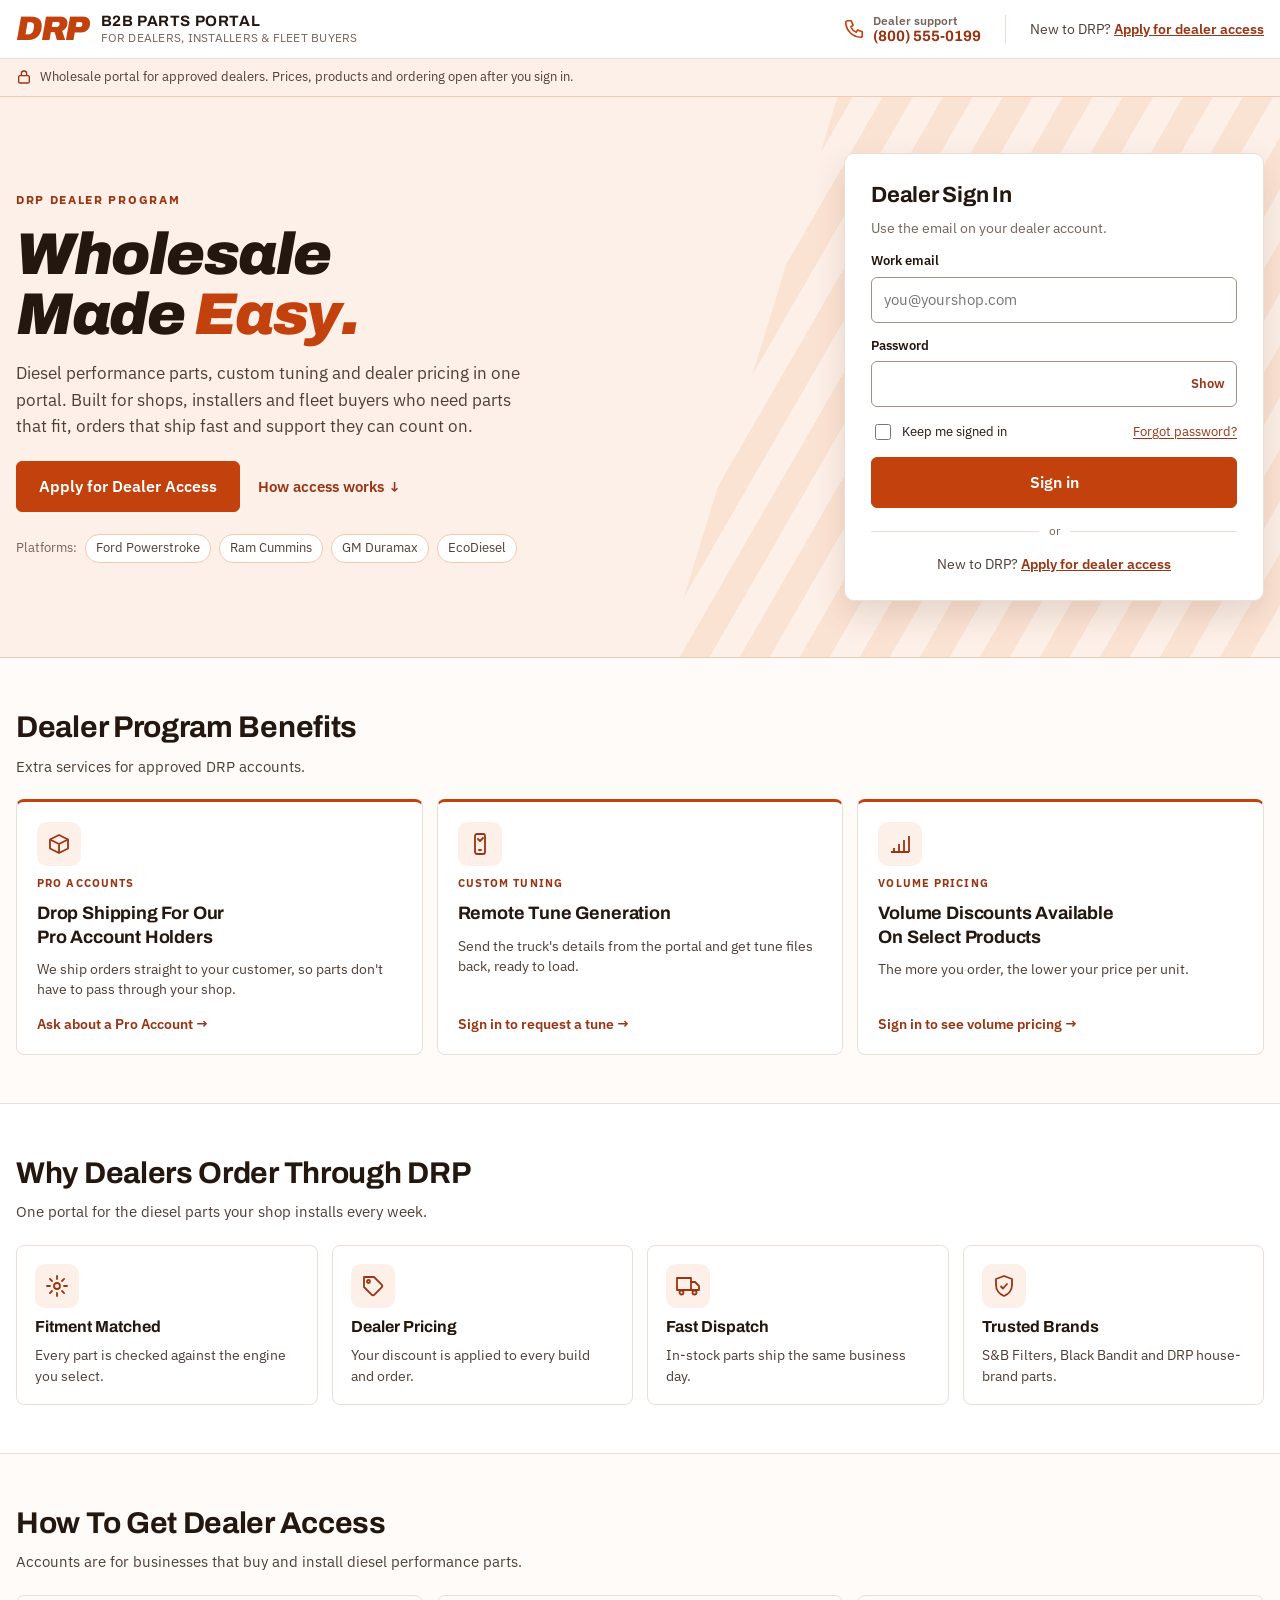
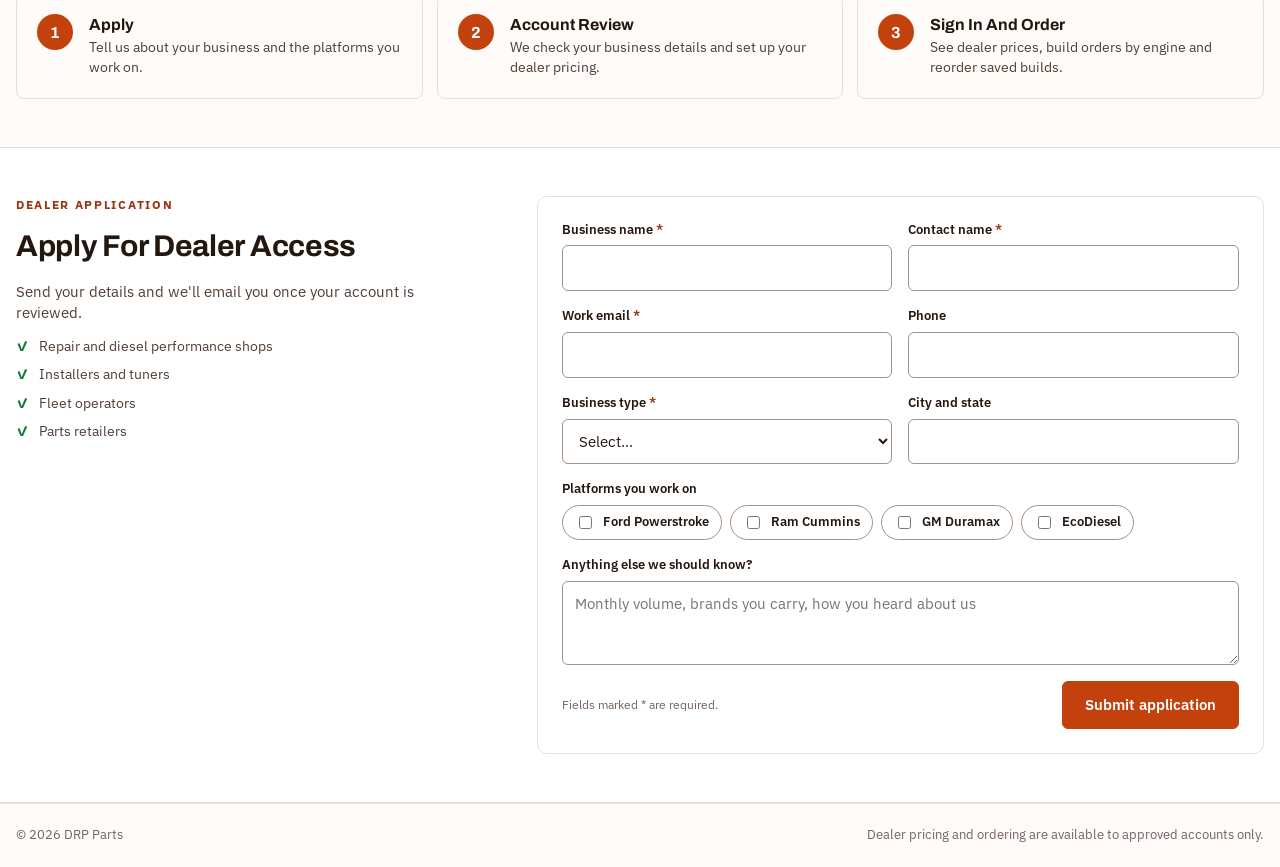
<file: login.html>
<!doctype html>
<html lang="en" data-page="login">
<head>
<meta charset="utf-8">
<meta name="viewport" content="width=device-width,initial-scale=1">
<title>DRP Dealer Sign In</title>
<script src="drp.js"></script>
<link rel="preconnect" href="https://fonts.googleapis.com"><link rel="preconnect" href="https://fonts.gstatic.com" crossorigin>
<link rel="stylesheet" href="https://fonts.googleapis.com/css2?family=Archivo:ital,wght@0,700;1,900&family=IBM+Plex+Sans:wght@400;500;600;700&display=swap">
<link rel="stylesheet" href="drp.css">
<style>
/* Layout: pre-login page — slim header, pastel hero with the dealer pitch beside the sign-in card,
   assurance tiles, the three steps to get access, and the dealer application form.
   Nothing else on the site opens until the dealer signs in. Colours come from the tokens in drp.css. */
/* This page has no 4-column workspace, so keep content tighter than the portal on wide screens */
.wrap{max-width:1320px}
.top .wrap{justify-content:space-between}
.toplinks{display:flex;gap:24px;align-items:center;font-size:14px;color:var(--ink-2)}
.toplinks .sep{width:1px;height:28px;background:var(--line)}
.toplinks a{color:var(--brand-dk);font-weight:600}
.gate{background:var(--brand-tint);border-bottom:1px solid var(--brand-line);color:var(--ink-2);font-size:13px}
.gate .wrap{display:flex;gap:8px;align-items:center;padding-block:9px}
.gate svg{flex:none;color:var(--brand-dk)}

/* Hero */
.hero{position:relative;overflow:hidden;background:var(--brand-tint);border-bottom:1px solid var(--brand-line)}
.hero::before{content:"";position:absolute;inset:0 0 0 auto;width:48%;background:repeating-linear-gradient(-60deg,transparent 0 26px,var(--brand-tint-2) 26px 52px);clip-path:polygon(28% 0,100% 0,100% 100%,0 100%);pointer-events:none}
.hero .wrap{position:relative;display:grid;grid-template-columns:minmax(0,1.25fr) minmax(0,420px);gap:48px;align-items:center;padding-block:56px}
.pitch{display:flex;flex-direction:column;align-items:flex-start;gap:16px;min-width:0}
.eyebrow{font-size:12px;font-weight:700;letter-spacing:.14em;text-transform:uppercase;color:var(--brand-dk)}
.pitch h1{margin:0;max-width:16ch;font:italic 900 clamp(34px,4.6vw,60px)/1.02 var(--f-display);letter-spacing:-.025em;color:var(--ink);text-wrap:balance}
.pitch h1 em{font-style:inherit;color:var(--brand)}
.pitch p{margin:0;max-width:52ch;font-size:17px;line-height:1.55;color:var(--ink-2)}
.ctas{display:flex;flex-wrap:wrap;gap:18px;align-items:center;margin-top:6px}
.ctas .btn{padding:13px 22px;font-size:16px}
.ctas .linkbtn{font-size:15px;font-weight:600;text-decoration:none}
.ctas .linkbtn:hover{text-decoration:underline}
.plats{display:flex;flex-wrap:wrap;gap:8px;align-items:center;margin:6px 0 0;padding:0;list-style:none;font-size:13px;color:var(--ink-2)}
.plats li{padding:4px 10px;border-radius:14px;background:var(--card);border:1px solid var(--brand-line)}
.plats li:first-child{padding-inline:0;background:none;border:0;color:var(--muted)}

/* Sign-in card */
.signin{background:var(--card);border:1px solid var(--line);border-radius:10px;padding:26px;box-shadow:var(--shadow);display:flex;flex-direction:column;gap:14px}
.signin h2{margin:0;font-size:22px}
.signin>p{margin:-8px 0 0;color:var(--muted)}
.field{display:flex;flex-direction:column;gap:6px}
.field label,.flabel{font-size:13px;font-weight:600;color:var(--ink)}
.field .in{padding:11px 12px;font-size:15px}
.pw{position:relative;display:flex}
.pw .in{flex:1;padding-right:64px}
.pw button{position:absolute;right:6px;top:50%;transform:translateY(-50%);background:none;border:0;color:var(--brand-dk);font-size:13px;font-weight:600;padding:6px}
.opts{display:flex;justify-content:space-between;align-items:center;gap:10px;flex-wrap:wrap;font-size:13px}
.opts label{display:flex;gap:8px;align-items:center;cursor:pointer}
.opts input{width:16px;height:16px;accent-color:var(--brand)}
.signin .btn{padding:13px;font-size:16px}
.or{display:flex;align-items:center;gap:10px;color:var(--muted);font-size:12px}
.or::before,.or::after{content:"";flex:1;height:1px;background:var(--line)}
.newacct{text-align:center;font-size:14px;color:var(--ink-2)}
.newacct a{color:var(--brand-dk);font-weight:600}
.signin .msg:empty,.appform .msg:empty{display:none}

/* Sections */
section.band{padding-block:48px}
section.band.alt{background:var(--card);border-block:1px solid var(--line)}
.shead{display:flex;flex-direction:column;gap:6px;margin-bottom:22px}
.shead h2{margin:0;font-size:clamp(22px,2.4vw,30px);text-wrap:balance}
.shead p{margin:0;max-width:60ch;color:var(--ink-2);font-size:15px}
/* Dealer program benefits */
.perks{display:grid;grid-template-columns:repeat(3,minmax(0,1fr));gap:14px;margin:0;padding:0;list-style:none}
.perk{display:flex;flex-direction:column;gap:10px;padding:20px;border:1px solid var(--line);border-top:3px solid var(--brand);border-radius:8px;background:var(--card)}
.perk .ic{display:grid;place-items:center;width:44px;height:44px;border-radius:10px;background:var(--brand-tint);color:var(--brand-dk)}
.perk .tag{font-size:11px;font-weight:700;letter-spacing:.1em;text-transform:uppercase;color:var(--brand-dk)}
.perk h3{margin:0;font-size:18px;line-height:1.3;text-wrap:balance}
.perk p{margin:0;color:var(--ink-2)}
.perk a{margin-top:auto;padding-top:4px;color:var(--brand-dk);font-weight:600;text-decoration:none}
.perk a:hover{text-decoration:underline}
.assure{display:grid;grid-template-columns:repeat(4,minmax(0,1fr));gap:14px;margin:0;padding:0;list-style:none}
.as{display:flex;flex-direction:column;gap:10px;padding:18px;border:1px solid var(--line);border-radius:8px;background:var(--card)}
.as .ic{display:grid;place-items:center;width:44px;height:44px;border-radius:10px;background:var(--brand-tint);color:var(--brand-dk)}
.as b{font:700 16px var(--f-display)}
.as span{color:var(--ink-2)}

.steps{display:grid;grid-template-columns:repeat(3,minmax(0,1fr));gap:14px;margin:0;padding:0;list-style:none;counter-reset:s}
.steps li{position:relative;padding:20px 20px 20px 72px;border-radius:8px;background:var(--paper);border:1px solid var(--line);counter-increment:s}
.steps li::before{content:counter(s);position:absolute;left:20px;top:18px;display:grid;place-items:center;width:36px;height:36px;border-radius:50%;background:var(--brand);color:#fff;font:700 16px var(--f-display)}
.steps b{display:block;margin-bottom:4px;font:700 16px var(--f-display)}
.steps span{color:var(--ink-2)}

/* Application */
.apply{display:grid;grid-template-columns:minmax(0,.8fr) minmax(0,1.2fr);gap:36px;align-items:start}
.apply aside{display:flex;flex-direction:column;gap:12px}
.apply aside h2{margin:0;font-size:clamp(22px,2.4vw,30px)}
.apply aside p{margin:0;color:var(--ink-2);font-size:15px;max-width:48ch}
.who-list{margin:0;padding:0;list-style:none;display:grid;gap:8px}
.who-list li{display:flex;gap:10px;align-items:center;color:var(--ink-2)}
.who-list li::before{content:"✓";color:var(--ok);font-weight:700}
.appform{background:var(--card);border:1px solid var(--line);border-radius:10px;padding:24px;display:grid;grid-template-columns:repeat(2,minmax(0,1fr));gap:16px}
.appform .full{grid-column:1/-1}
.appform textarea{min-height:84px;resize:vertical}
.req{color:var(--brand-dk)}
.checks{display:flex;flex-wrap:wrap;gap:8px}
.checks label{display:flex;gap:8px;align-items:center;padding:7px 12px;border:1px solid var(--field);border-radius:20px;cursor:pointer;font-size:13px;background:var(--card)}
.checks label:has(input:checked){background:var(--brand-tint);border-color:var(--brand);color:var(--brand-dk);font-weight:600}
.checks input{accent-color:var(--brand)}
.appform .foot{display:flex;flex-wrap:wrap;gap:12px;align-items:center;justify-content:space-between}
.appform .foot small{color:var(--muted)}
.appform .btn{padding:12px 22px;font-size:15px}
.done{grid-column:1/-1;display:flex;flex-direction:column;gap:10px;align-items:flex-start;padding:8px 0}
.done .tick{display:grid;place-items:center;width:44px;height:44px;border-radius:50%;background:var(--ok-tint);color:var(--ok);font-size:22px;font-weight:700}
.done h3{margin:0;font-size:20px}
.done p{margin:0;color:var(--ink-2);max-width:52ch}

footer.foot{padding-block:22px;color:var(--muted);font-size:13px;border-top:1px solid var(--line)}
footer.foot .wrap{display:flex;flex-wrap:wrap;gap:8px 20px;justify-content:space-between}

@media (max-width:1000px){
  .hero .wrap{grid-template-columns:minmax(0,1fr);gap:28px;padding-block:36px}
  .hero::before{width:100%;clip-path:polygon(60% 0,100% 0,100% 100%,30% 100%);opacity:.7}
  .assure{grid-template-columns:repeat(2,minmax(0,1fr))}
  .perks{grid-template-columns:minmax(0,1fr)}
  .steps,.apply{grid-template-columns:minmax(0,1fr)}
}
@media (max-width:640px){
  .toplinks .hide-sm{display:none}
  .assure,.appform{grid-template-columns:minmax(0,1fr)}
  .signin{padding:20px;order:-1}
  .hero .wrap{gap:24px;padding-block:24px 36px}
  section.band{padding-block:36px}
}
</style>
</head>
<body>

<header class="top">
  <div class="wrap">
    <a class="logo" href="login.html"><img class="logo-img" src="https://cdn.shopify.com/s/files/1/0900/4122/1424/files/DRP-logo.png?v=1773425897" alt="DRP B2B Parts Portal" height="64" fetchpriority="high"></a>
    <div class="toplinks">
      <a class="phone" href="tel:+18005550199" aria-label="Call dealer support at (800) 555-0199"><svg width="22" height="22" viewBox="0 0 24 24" fill="none" stroke="currentColor" stroke-width="1.8" stroke-linejoin="round" aria-hidden="true"><path d="M5 3h4l2 5-2.5 1.5a11 11 0 0 0 6 6L16 13l5 2v4a2 2 0 0 1-2 2A17 17 0 0 1 3 5a2 2 0 0 1 2-2"/></svg><span><small>Dealer support</small><b>(800) 555-0199</b></span></a>
      <span class="sep hide-sm" aria-hidden="true"></span>
      <span><span class="hide-sm">New to DRP? </span><a href="#apply">Apply for dealer access</a></span>
    </div>
  </div>
</header>
<div class="gate"><div class="wrap"><svg width="16" height="16" viewBox="0 0 24 24" fill="none" stroke="currentColor" stroke-width="2" aria-hidden="true"><rect x="4" y="10" width="16" height="11" rx="2"/><path d="M8 10V7a4 4 0 0 1 8 0v3"/></svg>Wholesale portal for approved dealers. Prices, products and ordering open after you sign in.</div></div>

<main>
  <section class="hero" aria-label="Dealer sign in">
    <div class="wrap">
      <div class="pitch">
        <span class="eyebrow">DRP Dealer Program</span>
        <h1>Wholesale Made <em>Easy.</em></h1>
        <p>Diesel performance parts, custom tuning and dealer pricing in one portal. Built for shops, installers and fleet buyers who need parts that fit, orders that ship fast and support they can count on.</p>
        <div class="ctas"><a class="btn" href="#apply">Apply for Dealer Access</a><a class="linkbtn" href="#how">How access works ↓</a></div>
        <ul class="plats" aria-label="Platforms covered"><li>Platforms:</li><li>Ford Powerstroke</li><li>Ram Cummins</li><li>GM Duramax</li><li>EcoDiesel</li></ul>
      </div>

      <form class="signin" id="signin" novalidate>
        <h2>Dealer Sign In</h2>
        <p>Use the email on your dealer account.</p>
        <div class="field"><label for="email">Work email</label><input class="in" id="email" type="email" autocomplete="username" placeholder="you@yourshop.com" required></div>
        <div class="field"><label for="pw">Password</label><div class="pw"><input class="in" id="pw" type="password" autocomplete="current-password" required><button type="button" id="pwToggle" aria-controls="pw" aria-pressed="false">Show</button></div></div>
        <div class="opts"><label><input type="checkbox" id="remember"> Keep me signed in</label><button type="button" class="linkbtn" id="forgot">Forgot password?</button></div>
        <div class="msg" id="signMsg" role="alert"></div>
        <button class="btn" type="submit">Sign in</button>
        <div class="or">or</div>
        <div class="newacct">New to DRP? <a href="#apply">Apply for dealer access</a></div>
      </form>
    </div>
  </section>

  <section class="band" id="benefits">
    <div class="wrap">
      <div class="shead"><h2>Dealer Program Benefits</h2><p>Extra services for approved DRP accounts.</p></div>
      <ul class="perks">
        <li class="perk">
          <span class="ic"><svg width="24" height="24" viewBox="0 0 24 24" fill="none" stroke="currentColor" stroke-width="1.8" stroke-linejoin="round" aria-hidden="true"><path d="M3 7.5 12 3l9 4.5v9L12 21l-9-4.5z"/><path d="m3 7.5 9 4.5 9-4.5M12 12v9"/></svg></span>
          <span class="tag">Pro Accounts</span>
          <h3>Drop Shipping For Our Pro Account Holders</h3>
          <p>We ship orders straight to your customer, so parts don't have to pass through your shop.</p>
          <a href="#apply">Ask about a Pro Account →</a>
        </li>
        <li class="perk">
          <span class="ic"><svg width="24" height="24" viewBox="0 0 24 24" fill="none" stroke="currentColor" stroke-width="1.8" stroke-linecap="round" stroke-linejoin="round" aria-hidden="true"><rect x="7" y="2" width="10" height="20" rx="2"/><path d="M11 18h2M10 7l2 2 3-3"/></svg></span>
          <span class="tag">Custom Tuning</span>
          <h3>Remote Tune Generation</h3>
          <p>Send the truck's details from the portal and get tune files back, ready to load.</p>
          <a href="#signin">Sign in to request a tune →</a>
        </li>
        <li class="perk">
          <span class="ic"><svg width="24" height="24" viewBox="0 0 24 24" fill="none" stroke="currentColor" stroke-width="1.8" stroke-linejoin="round" aria-hidden="true"><path d="M3 20h18M6 16v4M11 12v8M16 8v12M21 4v16"/></svg></span>
          <span class="tag">Volume Pricing</span>
          <h3>Volume Discounts Available On Select Products</h3>
          <p>The more you order, the lower your price per unit.</p>
          <a href="#signin">Sign in to see volume pricing →</a>
        </li>
      </ul>
    </div>
  </section>

  <section class="band alt">
    <div class="wrap">
      <div class="shead"><h2>Why Dealers Order Through DRP</h2><p>One portal for the diesel parts your shop installs every week.</p></div>
      <ul class="assure">
        <li class="as"><span class="ic"><svg width="24" height="24" viewBox="0 0 24 24" fill="none" stroke="currentColor" stroke-width="1.8" stroke-linecap="round" aria-hidden="true"><circle cx="12" cy="12" r="3"/><path d="M12 2v3M12 19v3M2 12h3M19 12h3M4.9 4.9l2.1 2.1M17 17l2.1 2.1M4.9 19.1 7 17M17 7l2.1-2.1"/></svg></span><b>Fitment Matched</b><span>Every part is checked against the engine you select.</span></li>
        <li class="as"><span class="ic"><svg width="24" height="24" viewBox="0 0 24 24" fill="none" stroke="currentColor" stroke-width="1.8" stroke-linejoin="round" aria-hidden="true"><path d="M20.6 13.4 13.4 20.6a2 2 0 0 1-2.8 0L3 13V3h10l7.6 7.6a2 2 0 0 1 0 2.8z"/><circle cx="7.5" cy="7.5" r="1.5"/></svg></span><b>Dealer Pricing</b><span>Your discount is applied to every build and order.</span></li>
        <li class="as"><span class="ic"><svg width="24" height="24" viewBox="0 0 24 24" fill="none" stroke="currentColor" stroke-width="1.8" stroke-linejoin="round" aria-hidden="true"><path d="M1 4h14v12H1zM15 8h4l4 4v4h-8"/><circle cx="5.5" cy="18.5" r="2"/><circle cx="18.5" cy="18.5" r="2"/></svg></span><b>Fast Dispatch</b><span>In-stock parts ship the same business day.</span></li>
        <li class="as"><span class="ic"><svg width="24" height="24" viewBox="0 0 24 24" fill="none" stroke="currentColor" stroke-width="1.8" stroke-linejoin="round" aria-hidden="true"><path d="M12 2 4 5v6c0 5 3.4 9.3 8 11 4.6-1.7 8-6 8-11V5z"/><path d="m8.5 12 2.5 2.5 4.5-5"/></svg></span><b>Trusted Brands</b><span>S&amp;B Filters, Black Bandit and DRP house-brand parts.</span></li>
      </ul>
    </div>
  </section>

  <section class="band" id="how">
    <div class="wrap">
      <div class="shead"><h2>How To Get Dealer Access</h2><p>Accounts are for businesses that buy and install diesel performance parts.</p></div>
      <ol class="steps">
        <li><b>Apply</b><span>Tell us about your business and the platforms you work on.</span></li>
        <li><b>Account Review</b><span>We check your business details and set up your dealer pricing.</span></li>
        <li><b>Sign In And Order</b><span>See dealer prices, build orders by engine and reorder saved builds.</span></li>
      </ol>
    </div>
  </section>

  <section class="band alt" id="apply">
    <div class="wrap apply">
      <aside>
        <span class="eyebrow">Dealer application</span>
        <h2>Apply For Dealer Access</h2>
        <p>Send your details and we'll email you once your account is reviewed.</p>
        <ul class="who-list"><li>Repair and diesel performance shops</li><li>Installers and tuners</li><li>Fleet operators</li><li>Parts retailers</li></ul>
      </aside>
      <form class="appform" id="appForm" novalidate>
        <div class="field"><label for="aBiz">Business name <span class="req">*</span></label><input class="in" id="aBiz" autocomplete="organization" required></div>
        <div class="field"><label for="aName">Contact name <span class="req">*</span></label><input class="in" id="aName" autocomplete="name" required></div>
        <div class="field"><label for="aEmail">Work email <span class="req">*</span></label><input class="in" id="aEmail" type="email" autocomplete="email" required></div>
        <div class="field"><label for="aPhone">Phone</label><input class="in" id="aPhone" type="tel" autocomplete="tel"></div>
        <div class="field"><label for="aType">Business type <span class="req">*</span></label><select class="in" id="aType" required><option value="">Select…</option><option>Repair / performance shop</option><option>Installer / tuner</option><option>Fleet operator</option><option>Parts retailer</option><option>Other</option></select></div>
        <div class="field"><label for="aLoc">City and state</label><input class="in" id="aLoc" autocomplete="address-level2"></div>
        <div class="field full"><span class="flabel" id="platLbl">Platforms you work on</span><div class="checks" role="group" aria-labelledby="platLbl"><label><input type="checkbox" value="Ford Powerstroke"> Ford Powerstroke</label><label><input type="checkbox" value="Ram Cummins"> Ram Cummins</label><label><input type="checkbox" value="GM Duramax"> GM Duramax</label><label><input type="checkbox" value="EcoDiesel"> EcoDiesel</label></div></div>
        <div class="field full"><label for="aNotes">Anything else we should know?</label><textarea class="in" id="aNotes" placeholder="Monthly volume, brands you carry, how you heard about us"></textarea></div>
        <div class="msg full" id="appMsg" role="alert"></div>
        <div class="foot full"><small>Fields marked * are required.</small><button class="btn" type="submit">Submit application</button></div>
      </form>
    </div>
  </section>
</main>

<footer class="foot"><div class="wrap"><span>© 2026 DRP Parts</span><span>Dealer pricing and ordering are available to approved accounts only.</span></div></footer>

<script>
const $=s=>document.querySelector(s);
const esc=s=>String(s).replace(/[&<>"]/g,c=>({"&":"&amp;","<":"&lt;",">":"&gt;",'"':"&quot;"}[c]));
const validEmail=v=>/^[^\s@]+@[^\s@]+\.[^\s@]+$/.test(v);

/* ---------- Sign in (front-end mock with one sample account; replace with your auth — never ship real credentials in page code) ---------- */
const SAMPLE={email:"ayush@ayush.com",password:"1234"};
$("#pwToggle").onclick=e=>{const pw=$("#pw"),show=pw.type==="password";pw.type=show?"text":"password";e.target.textContent=show?"Hide":"Show";e.target.setAttribute("aria-pressed",show);};
$("#forgot").onclick=()=>{const m=$("#signMsg");m.className="msg ok";m.textContent="Password reset – connect to your auth to email a reset link.";};
$("#signin").addEventListener("submit",e=>{
  e.preventDefault();const email=$("#email").value.trim(),pw=$("#pw").value,m=$("#signMsg");
  if(!validEmail(email)){m.className="msg err";m.textContent="Enter the email address on your dealer account.";$("#email").focus();return;}
  if(!pw){m.className="msg err";m.textContent="Enter your password.";$("#pw").focus();return;}
  if(email.toLowerCase()!==SAMPLE.email||pw!==SAMPLE.password){m.className="msg err";m.textContent="That email and password don't match a dealer account. Check them and try again.";$("#pw").select();return;}
  /* Company name from the email domain, e.g. ops@acme-diesel.com → "Acme Diesel" */
  const dom=email.split("@")[1].split(".")[0];
  const company=/^(gmail|yahoo|outlook|hotmail|icloud|aol|proton)$/i.test(dom)?"Demo Diesel Shop":dom.split(/[-_]/).map(w=>w[0].toUpperCase()+w.slice(1)).join(" ");
  DRP.signIn({email,company},$("#remember").checked);
});

/* ---------- Dealer application (front-end only; connect to your signup flow) ---------- */
$("#appForm").addEventListener("submit",e=>{
  e.preventDefault();const f=e.target,m=$("#appMsg");
  const miss=[["#aBiz","business name"],["#aName","contact name"],["#aType","business type"]].filter(([s])=>!$(s).value.trim());
  if(miss.length){m.className="msg err full";m.textContent="Add your "+miss.map(x=>x[1]).join(", ")+".";$(miss[0][0]).focus();return;}
  if(!validEmail($("#aEmail").value.trim())){m.className="msg err full";m.textContent="Enter a valid work email so we can reply.";$("#aEmail").focus();return;}
  f.innerHTML=`<div class="done" role="status"><span class="tick">✓</span><h3>Application Received</h3><p>Thanks, ${esc($("#aName").value.trim())}. We'll email <b>${esc($("#aEmail").value.trim())}</b> once ${esc($("#aBiz").value.trim())} has been reviewed.</p><p style="font-size:13px;color:var(--muted)">Design sample: nothing was sent. Connect this form to your signup flow.</p><a class="btn ghost" href="#signin">Back to sign in</a></div>`;
  f.scrollIntoView({behavior:"smooth",block:"center"});
});
</script>
</body>
</html>
</file>
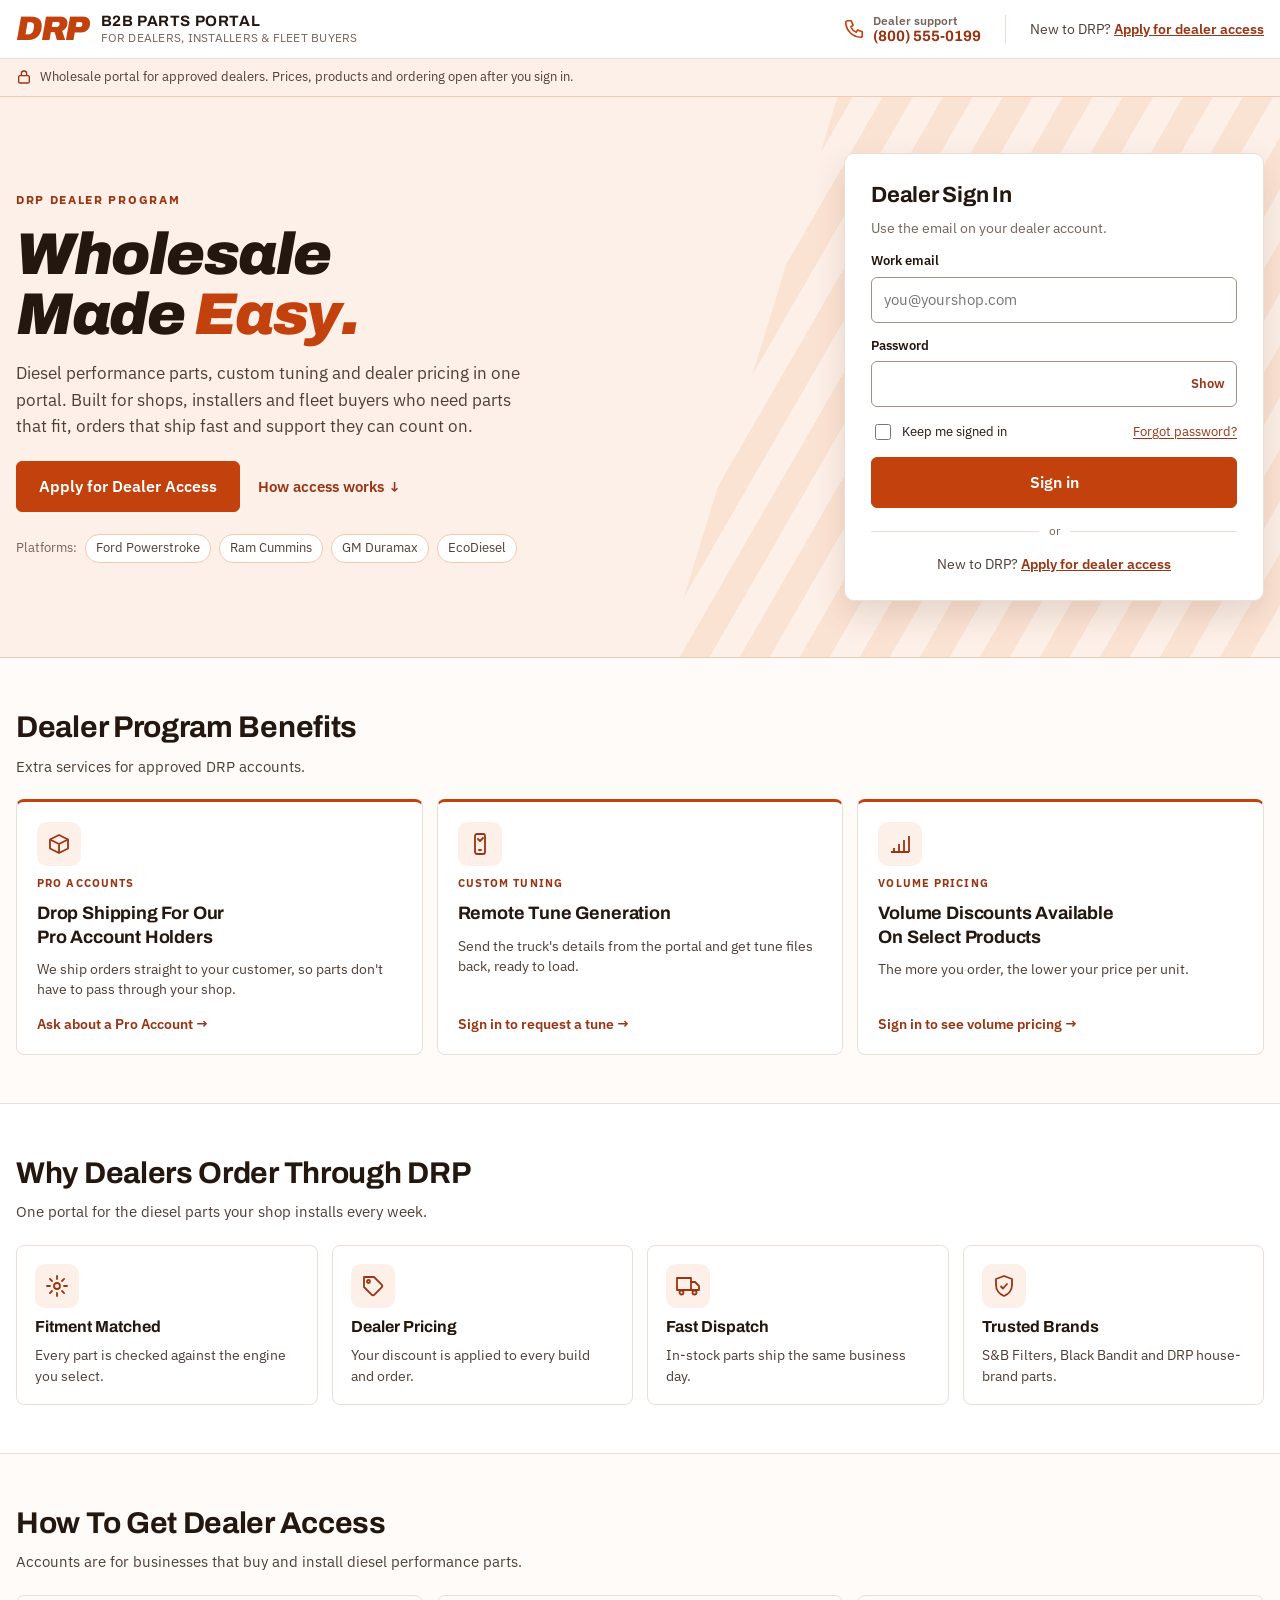
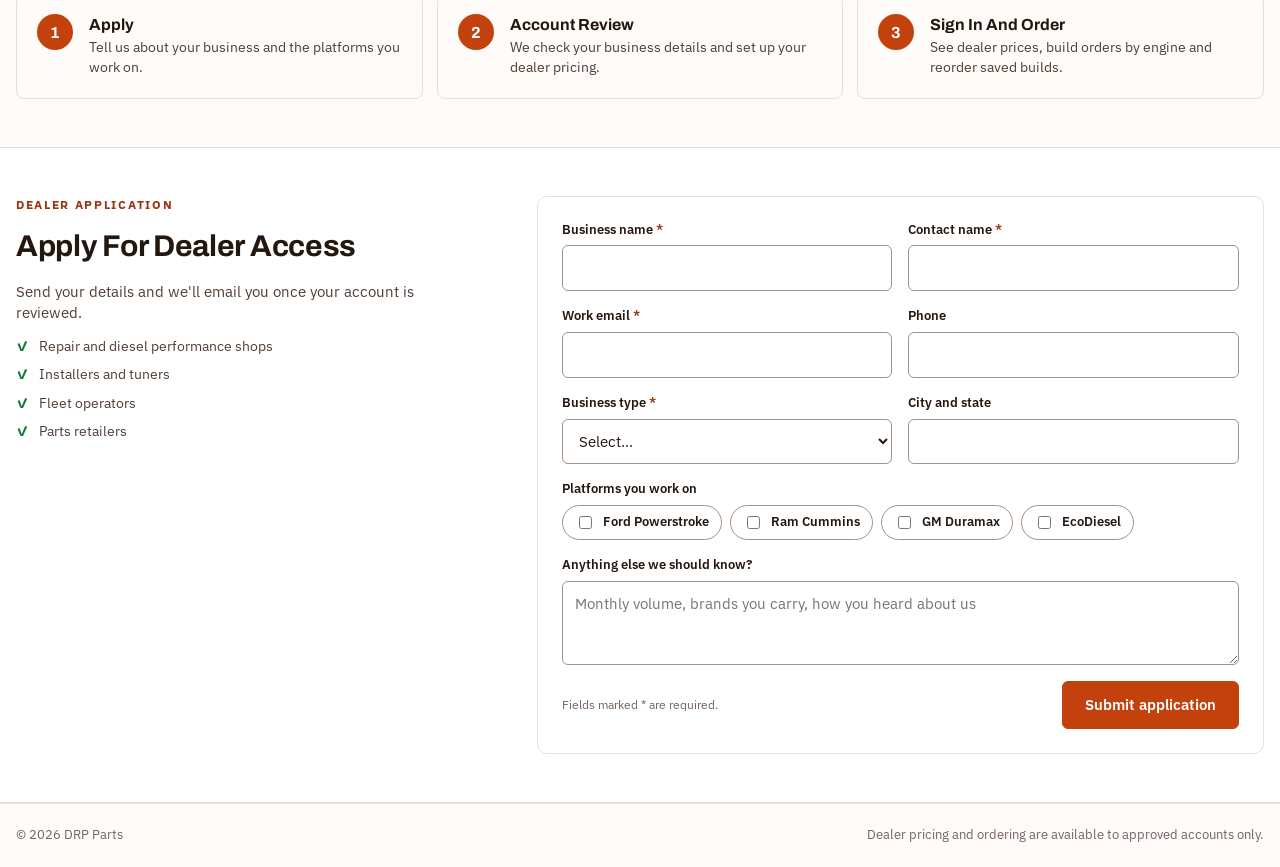
<file: product.html>
<!doctype html>
<html lang="en" data-page="product">
<head>
<meta charset="utf-8">
<meta name="viewport" content="width=device-width,initial-scale=1">
<title>Cold Side Charge Pipe Kit</title>
<script src="drp.js"></script>
<link rel="preconnect" href="https://fonts.googleapis.com"><link rel="preconnect" href="https://fonts.gstatic.com" crossorigin>
<link rel="stylesheet" href="https://fonts.googleapis.com/css2?family=Archivo:ital,wght@0,700;1,900&family=IBM+Plex+Sans:wght@400;500;600;700&display=swap">
<link rel="stylesheet" href="drp.css">
<style>
/* Layout: product page — gallery | details + buy box, then overview, specs, fitment, build-together and related parts.
   Every product in the portal opens this one sample page. Colours come from the tokens in drp.css. */
/* Breadcrumb */
.crumbs{display:flex;flex-wrap:wrap;gap:6px;padding:14px 0 4px;margin:0;list-style:none;font-size:12px;color:var(--muted)}
.crumbs li+li::before{content:"›";margin-right:6px}
.crumbs a{color:var(--ink-2);text-decoration:none}
.crumbs a:hover{color:var(--brand-dk);text-decoration:underline}

/* Product hero */
.pdp{display:grid;grid-template-columns:minmax(0,1.05fr) minmax(0,1fr);gap:28px;padding-block:10px 24px;align-items:start}
.gallery{position:sticky;top:12px;background:var(--card);border:1px solid var(--line);border-radius:8px;padding:18px}
.shot{position:relative;aspect-ratio:1;max-width:100%;display:grid;place-items:center;background:var(--sunk);border-radius:6px;overflow:hidden}
.shot img{width:100%;height:100%;object-fit:contain}
.shot.broken img,.shot img.noimg{display:none}
.shot.broken::after,.shot:has(img.noimg)::after{content:attr(data-sku);font:500 13px/1 var(--f-mono);letter-spacing:.06em;color:var(--muted)}
.shot .badge{position:absolute;top:12px;left:12px;z-index:1}
.sale{position:absolute;top:12px;right:12px;z-index:1;background:var(--ok-tint);color:var(--ok);border:1px solid #b9dfc5;font-size:11px;font-weight:700;padding:3px 8px;border-radius:4px}
.gnote{display:flex;gap:16px;flex-wrap:wrap;margin-top:12px;font-size:12px;color:var(--ink-2)}
.gnote span{display:flex;gap:6px;align-items:center}
.gnote svg{color:var(--ok)}

.info{display:flex;flex-direction:column;gap:14px;min-width:0}
.brand{font-size:12px;font-weight:700;letter-spacing:.1em;text-transform:uppercase;color:var(--brand-dk)}
.info h1{margin:0;font-size:clamp(22px,2.2vw,28px);line-height:1.2;text-wrap:balance}
.ids{display:flex;flex-wrap:wrap;gap:6px 16px;font-size:12px;color:var(--muted)}
.ids b{color:var(--ink-2);font-weight:600}
.copy{display:inline-flex;align-items:center;gap:4px;background:none;border:0;padding:0;color:var(--ink-2);font:500 12px/1 var(--f-mono)}
.copy:hover{color:var(--brand-dk)}
.stock{font-size:13px;font-weight:600;color:var(--ok)}
.feat{list-style:none;padding:0;margin:0;font-size:14px;color:var(--ink-2)}
.feat li{padding-left:22px;position:relative;margin:5px 0}
.feat li::before{content:"✓";position:absolute;left:0;color:var(--ok);font-weight:700}

.buybox{background:var(--card);border:1px solid var(--line);border-radius:8px;padding:18px;display:flex;flex-direction:column;gap:14px}
.prices{display:grid;grid-template-columns:auto 1fr;gap:4px 16px;align-items:baseline;font-variant-numeric:tabular-nums}
.prices .lbl{font-size:12px;color:var(--muted)}
.prices .now{font:700 30px var(--f-display)}
.prices s{color:var(--muted)}
.prices .save{color:var(--ok);font-weight:600;font-size:13px}
.prices .yours{font-size:16px;font-weight:700;color:var(--ink)}
.fitbox{border:1px solid var(--line);border-radius:6px;padding:12px;background:var(--paper)}
.fitbox label{display:block;font-size:13px;font-weight:600;margin-bottom:6px}
.fitbox select{width:100%}
.fitres{margin-top:8px;font-size:13px;min-height:18px}
.fitres.ok{color:var(--ok)} .fitres.no{color:var(--warn)}
.fitres a{color:inherit;font-weight:600}
.buyrow{display:flex;gap:10px;align-items:stretch;flex-wrap:wrap}
.buyrow .qty button{width:38px;height:auto;font-size:18px}
.buyrow .qty input{width:52px}
.buyrow .btn{flex:1;padding:12px 16px;font-size:15px}
.line{display:flex;justify-content:space-between;font-size:13px;color:var(--ink-2);font-variant-numeric:tabular-nums}
.line b{color:var(--ink)}
.minis{display:grid;grid-template-columns:repeat(3,minmax(0,1fr));gap:8px;margin:0;padding:0;list-style:none}
.minis li{display:flex;flex-direction:column;gap:4px;align-items:flex-start;font-size:12px;color:var(--ink-2)}
.minis b{font-size:12px;color:var(--ink)}
.minis svg{color:var(--brand)}

/* Detail sections */
.subnav{position:sticky;top:0;z-index:10;background:var(--paper);border-bottom:1px solid var(--line)}
.subnav .wrap{display:flex;gap:4px;overflow-x:auto;scrollbar-width:none}
.subnav a{padding:12px;white-space:nowrap;color:var(--ink-2);text-decoration:none;font-weight:600;border-bottom:2px solid transparent}
.subnav a:hover{color:var(--brand-dk);border-bottom-color:var(--brand)}
.sections{display:grid;grid-template-columns:minmax(0,1fr) minmax(0,1fr);gap:16px;padding-block:18px}
.card{background:var(--card);border:1px solid var(--line);border-radius:8px;padding:20px;min-width:0;scroll-margin-top:56px}
.card h2{margin:0 0 10px;font-size:18px}
.card p{margin:0 0 10px;max-width:65ch;line-height:1.55;color:var(--ink-2)}
.card.full{grid-column:1/-1}
.specs{width:100%;border-collapse:collapse;font-size:13px}
.specs th,.specs td{text-align:left;padding:8px 6px;border-bottom:1px solid var(--line);vertical-align:top}
.specs th{width:40%;color:var(--muted);font-weight:500}
.fitlist{display:grid;gap:8px;margin:0;padding:0;list-style:none}
.fitlist li{display:flex;gap:10px;align-items:flex-start;padding:10px 12px;border-radius:6px;background:var(--sunk);font-size:13px}
.fitlist li:first-child{background:var(--ok-tint)}
.fitlist .y{color:var(--ok);font-weight:700}
.fitlist .n{color:var(--warn);font-weight:700}
.fitlist a{color:var(--ink);font-weight:600}

/* Build together */
.combo{display:grid;grid-template-columns:repeat(3,minmax(0,1fr)) minmax(220px,.8fr);gap:12px;align-items:stretch}
.ci{position:relative;display:flex;flex-direction:column;gap:8px;padding:12px;border:1px solid var(--line);border-radius:8px;cursor:pointer}
.ci:has(input:checked){border-color:var(--brand);background:var(--paper)}
.ci input{position:absolute;top:12px;right:12px;width:18px;height:18px;accent-color:var(--brand)}
.ci .shot{aspect-ratio:4/3}
.ci b{font-size:13px;line-height:1.3;padding-right:24px}
.ci .role{font-size:11px;font-weight:700;letter-spacing:.08em;text-transform:uppercase;color:var(--muted)}
.ci .pr{margin-top:auto;font-weight:700;font-variant-numeric:tabular-nums}
.ctot{display:flex;flex-direction:column;justify-content:center;gap:8px;padding:16px;border-radius:8px;background:var(--paper);border:1px solid var(--line);color:var(--ink-2);font-variant-numeric:tabular-nums}
.ctot .big{font:700 26px var(--f-display);color:var(--ink)}
.ctot small{color:var(--ink-2)}

/* Related */
.rel{display:grid;grid-template-columns:repeat(3,minmax(0,1fr));gap:12px}
.rc{display:flex;flex-direction:column;gap:8px;padding:12px;border:1px solid var(--line);border-radius:8px}
.rc .shot{aspect-ratio:4/3}
.rc b,.ci b{font-size:13px;line-height:1.3}
.rc b a,.ci b a{color:inherit;text-decoration:none}
.rc b a:hover,.ci b a:hover{color:var(--brand-dk);text-decoration:underline}
.rc .why{font-size:12px;color:var(--muted)}
.rc .foot{display:flex;justify-content:space-between;align-items:center;gap:8px;margin-top:auto;font-weight:700;font-variant-numeric:tabular-nums}

.mbar{display:none}

@media (max-width:1000px){.pdp{grid-template-columns:minmax(0,1fr)}.gallery{position:static}.sections{grid-template-columns:minmax(0,1fr)}.combo{grid-template-columns:repeat(3,minmax(0,1fr))}.ctot{grid-column:1/-1}}
@media (max-width:640px){
  .combo,.rel{grid-template-columns:minmax(0,1fr)}
  .ci{flex-direction:row;align-items:center}.ci .shot{width:72px;flex:none;aspect-ratio:1}
  .minis{grid-template-columns:minmax(0,1fr)}.minis li{flex-direction:row;align-items:center;gap:8px}
  .mbar{display:flex;position:fixed;left:0;right:0;bottom:0;z-index:30;gap:12px;align-items:center;justify-content:space-between;padding:10px 16px calc(10px + env(safe-area-inset-bottom,0px));background:var(--card);border-top:1px solid var(--line);box-shadow:0 -6px 18px rgba(84,46,22,.1);font-variant-numeric:tabular-nums}
  .mbar b{font:700 18px var(--f-display)}.mbar .btn{padding:11px 18px}
  body{padding-bottom:72px}
  .toast{bottom:84px}
}
</style>
</head>
<body>
<header class="top">
  <div class="wrap">
    <a class="logo" href="index.html"><img class="logo-img" src="https://cdn.shopify.com/s/files/1/0900/4122/1424/files/DRP-logo.png?v=1773425897" alt="DRP B2B Parts Portal" height="64" fetchpriority="high"></a>
    <form class="search" id="topSearch" role="search">
      <input id="q" type="search" placeholder="Search SKU, part number or keyword   ( / )" aria-label="Search parts">
      <button aria-label="Search"><svg width="18" height="18" viewBox="0 0 24 24" fill="none" stroke="currentColor" stroke-width="2.5" aria-hidden="true"><circle cx="11" cy="11" r="7"/><path d="m20 20-4-4"/></svg></button>
    </form>
    <a class="phone" href="tel:+18005550199" aria-label="Call dealer support at (800) 555-0199"><svg width="22" height="22" viewBox="0 0 24 24" fill="none" stroke="currentColor" stroke-width="1.8" stroke-linejoin="round" aria-hidden="true"><path d="M5 3h4l2 5-2.5 1.5a11 11 0 0 0 6 6L16 13l5 2v4a2 2 0 0 1-2 2A17 17 0 0 1 3 5a2 2 0 0 1 2-2"/></svg><span><small>Dealer support</small><b>(800) 555-0199</b></span></a>
    <div class="acct">
      <div class="who"><span class="avatar" id="avatar" aria-hidden="true">DD</span><span class="lbl"><b id="dealerName">Dealer</b><button type="button" class="linkbtn" id="signOut">Sign out</button></span></div>
      <button type="button" class="cartbtn" id="cartBtn"><svg width="24" height="24" viewBox="0 0 24 24" fill="none" stroke="currentColor" stroke-width="1.8" aria-hidden="true"><path d="M3 4h2l2.4 11h11l2-8H6.2"/><circle cx="9" cy="20" r="1.5"/><circle cx="18" cy="20" r="1.5"/></svg><i id="cartCount">0</i><span class="lbl" style="text-align:left;line-height:1.2"><b>Your Cart</b><br><small id="cartItems">0 item(s)</small></span></button>
    </div>
  </div>
</header>

<nav class="main" id="mainNav" aria-label="Main">
  <div class="wrap bar">
    <button type="button" class="ni veh" data-menu="vehicle" aria-haspopup="true" aria-expanded="false"><svg width="26" height="20" viewBox="0 0 26 20" fill="none" stroke="currentColor" stroke-width="1.8" stroke-linejoin="round" aria-hidden="true"><path d="M1.5 3.5h13v10h-13zM14.5 7h5l4 4v2.5h-9"/><circle cx="6" cy="15.5" r="2.2"/><circle cx="19" cy="15.5" r="2.2"/></svg>Shop by Vehicle<svg class="cv" viewBox="0 0 12 12" aria-hidden="true"><path d="m2.5 4.5 3.5 3.5 3.5-3.5" fill="none" stroke="currentColor" stroke-width="1.8"/></svg></button>
    <button type="button" class="ni" data-menu="parts" aria-haspopup="true" aria-expanded="false">Parts<svg class="cv" viewBox="0 0 12 12" aria-hidden="true"><path d="m2.5 4.5 3.5 3.5 3.5-3.5" fill="none" stroke="currentColor" stroke-width="1.8"/></svg></button>
    <button type="button" class="ni" data-menu="tuning" aria-haspopup="true" aria-expanded="false">Tuning<svg class="cv" viewBox="0 0 12 12" aria-hidden="true"><path d="m2.5 4.5 3.5 3.5 3.5-3.5" fill="none" stroke="currentColor" stroke-width="1.8"/></svg></button>
    <button type="button" class="ni" data-menu="quick" aria-haspopup="true" aria-expanded="false">Quick Order<svg class="cv" viewBox="0 0 12 12" aria-hidden="true"><path d="m2.5 4.5 3.5 3.5 3.5-3.5" fill="none" stroke="currentColor" stroke-width="1.8"/></svg></button>
    <button type="button" class="ni" data-menu="reorder" aria-haspopup="true" aria-expanded="false">Reorder<svg class="cv" viewBox="0 0 12 12" aria-hidden="true"><path d="m2.5 4.5 3.5 3.5 3.5-3.5" fill="none" stroke="currentColor" stroke-width="1.8"/></svg></button>
    <button type="button" class="ni acctnav" id="vehNav" aria-haspopup="dialog"><svg width="18" height="18" viewBox="0 0 24 24" fill="none" stroke="currentColor" stroke-width="1.9" stroke-linejoin="round" aria-hidden="true"><path d="M1.5 6h12v9h-12zM13.5 9h4.5l4 4v2h-8.5"/><circle cx="5.5" cy="17" r="2"/><circle cx="18" cy="17" r="2"/></svg>Submit Vehicle Info</button>
    <button type="button" class="ni" data-menu="support" aria-haspopup="true" aria-expanded="false">Support<svg class="cv" viewBox="0 0 12 12" aria-hidden="true"><path d="m2.5 4.5 3.5 3.5 3.5-3.5" fill="none" stroke="currentColor" stroke-width="1.8"/></svg></button>
  </div>
  <div class="navpanel" id="navPanel" hidden></div>
</nav>

<main>
  <nav class="wrap" aria-label="Breadcrumb">
    <ol class="crumbs">
      <li><a href="index.html">Parts Portal</a></li>
      <li><a href="index.html?make=ford">Ford Powerstroke</a></li>
      <li><a href="index.html?make=ford&amp;engine=ps67-11">6.7L Powerstroke (2011-2019)</a></li>
      <li><a href="index.html?make=ford&amp;engine=ps67-11&amp;type=Intercooler%20Pipe">Intercooler Pipe</a></li>
      <li aria-current="page">ICP-FOR-11-CS</li>
    </ol>
  </nav>

  <div class="wrap pdp">
    <section class="gallery" aria-label="Product photo">
      <div class="shot" data-sku="ICP-FOR-11-CS">
        <span class="badge" title="Core part we recommend for most builds on this platform">Essential</span>
        <span class="sale">Save 58%</span>
        <img id="mainImg" fetchpriority="high" decoding="async" alt="Black Bandit cold side intercooler charge pipe kit for 2011–2016 Ford 6.7L Powerstroke">
      </div>
      <div class="gnote">
        <span><svg width="14" height="14" viewBox="0 0 24 24" fill="none" stroke="currentColor" stroke-width="2.5" aria-hidden="true"><path d="m5 12 5 5 9-10"/></svg>Bolt-on replacement for the factory pipe</span>
        <span><svg width="14" height="14" viewBox="0 0 24 24" fill="none" stroke="currentColor" stroke-width="2.5" aria-hidden="true"><path d="m5 12 5 5 9-10"/></svg>Couplers and clamps included</span>
      </div>
    </section>

    <section class="info" aria-labelledby="pTitle">
      <span class="brand">Black Bandit</span>
      <h1 id="pTitle">6.7L Powerstroke Intercooler Charge Pipe Kit | Cold Side Upgrade | Ford 2011–2016</h1>
      <div class="ids"><span>SKU: <button type="button" class="copy" id="copySku" title="Copy SKU">ICP-FOR-11-CS <svg width="12" height="12" viewBox="0 0 24 24" fill="none" stroke="currentColor" stroke-width="2" aria-hidden="true"><rect x="8" y="8" width="13" height="13" rx="2"/><path d="M16 8V5a2 2 0 0 0-2-2H5a2 2 0 0 0-2 2v9a2 2 0 0 0 2 2h3"/></svg></button></span><span>Category: <b>Intercooler Pipe</b></span><span>Fits: <b>2011–2016 Ford 6.7L Powerstroke</b></span></div>
      <div class="stock">● In Stock</div>
      <ul class="feat">
        <li>Mandrel-bent aluminum tubing</li>
        <li>4-ply silicone couplers</li>
        <li>Heavy-duty spring clamps</li>
        <li>Replaces the crack-prone factory plastic pipe</li>
      </ul>

      <div class="buybox">
        <div class="prices">
          <span class="lbl">Dealer price</span><span><span class="now">$165.00</span> <s>$396.00</s> <span class="save">Save $231.00</span></span>
          <span class="lbl">With your <span id="discPct">5</span>% discount</span><span class="yours" id="yourPrice">$156.75</span>
        </div>

        <div class="fitbox">
          <label for="fitSel">Check fitment for your customer's truck</label>
          <select class="in" id="fitSel"><option value="">Select engine…</option></select>
          <div class="fitres" id="fitRes" role="status"></div>
        </div>

        <div class="buyrow">
          <div class="qty"><button type="button" data-d="-1" aria-label="Less">−</button><input id="qty" value="1" inputmode="numeric" aria-label="Quantity"><button type="button" data-d="1" aria-label="More">+</button></div>
          <button type="button" class="btn" id="addBuild">Add to Build</button>
          <button type="button" class="btn ghost" id="addCart">Add to Cart</button>
        </div>
        <div class="line"><span id="lineLbl">1 × $165.00, less 5% dealer discount</span><b id="lineTot">$156.75</b></div>

        <ul class="minis">
          <li><svg width="20" height="20" viewBox="0 0 24 24" fill="none" stroke="currentColor" stroke-width="1.8" aria-hidden="true"><circle cx="12" cy="12" r="3"/><path d="M12 2v3M12 19v3M2 12h3M19 12h3M4.9 4.9l2.1 2.1M17 17l2.1 2.1M4.9 19.1 7 17M17 7l2.1-2.1"/></svg><b>Fitment Matched</b>Checked against the engine you pick</li>
          <li><svg width="20" height="20" viewBox="0 0 24 24" fill="none" stroke="currentColor" stroke-width="1.8" aria-hidden="true"><path d="M1 4h14v12H1zM15 8h4l4 4v4h-8"/><circle cx="5.5" cy="18.5" r="2"/><circle cx="18.5" cy="18.5" r="2"/></svg><b>Fast Dispatch</b>In-stock parts ship the same business day</li>
          <li><svg width="20" height="20" viewBox="0 0 24 24" fill="none" stroke="currentColor" stroke-width="1.8" aria-hidden="true"><path d="M3 4h18v4H3zM5 8v12h14V8M10 12h4"/></svg><b>Quick Reorder</b>Save this part in a build for repeat jobs</li>
        </ul>
      </div>
    </section>
  </div>

  <nav class="subnav" aria-label="Product sections"><div class="wrap">
    <a href="#overview">Overview</a><a href="#specs">Specifications</a><a href="#fitment">Fitment</a><a href="#together">Build Together</a><a href="#related">Related Parts</a>
  </div></nav>

  <div class="wrap sections">
    <section class="card" id="overview">
      <h2>Why Replace The Factory Cold Side Pipe</h2>
      <p>On 2011–2016 6.7L Powerstrokes, the factory cold side charge pipe that runs from the intercooler to the intake is plastic. Heat cycles and boost pressure can crack it or push the coupler off. When that happens the truck loses boost, drops power and can go into limp mode.</p>
      <p>This kit replaces the plastic pipe with mandrel-bent aluminum tubing. The 4-ply silicone couplers and heavy-duty spring clamps hold the joints tight under boost. It's a common fix for trucks that come in with a boost leak, and a good preventive upgrade when the truck is already apart for other intake work.</p>
    </section>

    <section class="card" id="specs">
      <h2>Specifications</h2>
      <div style="overflow-x:auto"><table class="specs">
        <tr><th scope="row">Brand</th><td>Black Bandit</td></tr>
        <tr><th scope="row">SKU</th><td>ICP-FOR-11-CS</td></tr>
        <tr><th scope="row">Category</th><td>Intercooler Pipe</td></tr>
        <tr><th scope="row">Position</th><td>Cold side (intercooler outlet to intake)</td></tr>
        <tr><th scope="row">Tubing</th><td>Mandrel-bent aluminum</td></tr>
        <tr><th scope="row">Couplers</th><td>4-ply silicone</td></tr>
        <tr><th scope="row">Clamps</th><td>Heavy-duty spring clamps</td></tr>
        <tr><th scope="row">Replaces</th><td>Factory plastic cold side pipe</td></tr>
        <tr><th scope="row">Fitment</th><td>2011–2016 Ford 6.7L Powerstroke</td></tr>
        <tr><th scope="row">List price</th><td>$396.00</td></tr>
      </table></div>
    </section>

    <section class="card full" id="fitment">
      <h2>Fitment</h2>
      <ul class="fitlist">
        <li><span class="y">✓</span><span><b>Fits:</b> Ford Super Duty with the 6.7L Powerstroke, model years 2011–2016.</span></li>
        <li><span class="n">✕</span><span><b>2017–2019 6.7L Powerstroke:</b> the pipe changed for 2017. Use the <a href="#related">2017–2019 Cold Side Charge Pipe Kit (ICP-FOR-17-CS)</a>.</span></li>
        <li><span class="n">✕</span><span><b>2020–2026 6.7L Powerstroke:</b> not compatible. No cold side kit for this generation is listed yet.</span></li>
        <li><span class="n">✕</span><span><b>6.4L, 6.0L and 7.3L Powerstroke:</b> not compatible. Use the charge pipe kits listed for those engines.</span></li>
      </ul>
    </section>

    <section class="card full" id="together">
      <h2>Complete The Charge-Air System</h2>
      <p>Intake, intercooler and cold side pipe for the same 2011–2016 truck. Untick anything your customer already has.</p>
      <div class="combo" id="combo"></div>
    </section>

    <section class="card full" id="related">
      <h2>Related Parts For The 6.7L Powerstroke</h2>
      <div class="rel" id="rel"></div>
    </section>
  </div>
</main>

<div class="mbar" aria-label="Quick buy"><span><b>$165.00</b><br><small style="color:var(--muted)">Dealer price</small></span><button type="button" class="btn" id="mAdd">Add to Build</button></div>
<div class="toast" id="toast" role="status"></div>

<script>
/* ---------- Product data (titles, prices & images: Oct 2026 catalog; same records as index.html) ---------- */
const CDN="https://cdn.shopify.com/s/files/1/0712/1131/9389/files/";
const ENGINES=DRP.ENGINES; /* platforms and engines live in drp.js, shared with the nav */
const P={
 "ICP-FOR-11-CS":{t:"6.7L Powerstroke Intercooler Charge Pipe Kit | Cold Side Upgrade | FORD 2011–2016",p:165,img:"black-bandit-egr-ford-powerstroke-6-7l-cold-side-intercooler-charge-pipe-kit-2011-2016-44135034978555_cd28f7a5-e676-46e8-a184-ff8a8d01b0bd.webp?v=1775076734"},
 "INT-FOR-11-B":{t:"6.7L Powerstroke Cold Air Intake Kit | FORD 2011-2016",p:99.99,img:"black-bandit-cold-air-intake-ford-powerstroke-6-7l-cold-air-intake-kit-2011-2016-ford-powerstroke-6-7l-cold-air-intake-kit-2011-2016-1174017547_d6a10171-7098-4e56-a335-2a2913903af0.png?v=1775076484"},
 "AC-INTERCOOLER-FOR-11":{t:"Ford 6.7L Powerstroke Upgraded Intercooler 50% Larger Core | 2011–2026",p:1199.99,img:"AC-INTERCOOLER-FOR-11.png?v=1790268217"},
 "ICP-FOR-11-CSK":{t:"6.7L Powerstroke Cold Side Intercooler Pipe Kit | FORD 2011-2015",p:247.5,was:330,img:"black-bandit-egr-ford-powerstroke-6-7l-cold-side-intercooler-pipe-kit-2011-2015-ford-powerstroke-6-7l-cold-side-intercooler-pipe-kit-44135037042939_7ecadf79-c09b-4ba1-82fb-29aaa1bafc2c.webp?v=1775076666",why:"Alternative cold side kit for 2011–2015 trucks"},
 "ICP-FOR-17-CS":{t:"6.7L Powerstroke Cold Side Intercooler Charge Pipe Kit (2017-2019)",p:275,was:330,img:"[base64].webp?v=1775076727",why:"The right cold side kit for 2017–2019 trucks"},
 "INT-SB-FOR-20":{t:"Powerstroke S&B Cold Air Intake | FORD 1999-2026",p:399,img:"S_B-cold-air-intake-Powerstroke.png?v=1790370753",why:"Enclosed-airbox intake, fits every Powerstroke generation"}
};
const SKU="ICP-FOR-11-CS",FITS=["ps67-11"],DISC=5;
const COMBO=[["INT-FOR-11-B","Intake"],["AC-INTERCOOLER-FOR-11","Intercooler"],[SKU,"Cold side pipe"]];
const RELATED=["ICP-FOR-11-CSK","ICP-FOR-17-CS","INT-SB-FOR-20"];

const $=s=>document.querySelector(s);
const money=n=>"$"+n.toLocaleString("en-US",{minimumFractionDigits:2,maximumFractionDigits:2});
const esc=s=>String(s).replace(/[&<>"]/g,c=>({"&":"&amp;","<":"&lt;",">":"&gt;",'"':"&quot;"}[c]));
const img=(s,w)=>CDN+P[s].img+"&width="+w;
const net=n=>n-Math.round(n*DISC)/100;
/* Photos load from the Shopify CDN; if one fails, the box shows the SKU instead of a broken icon. */
const shot=(s,w)=>`<div class="shot" data-sku="${s}"><img loading="lazy" decoding="async" src="${img(s,w)}" alt="${esc(P[s].t)}" onerror="this.parentNode.classList.add('broken')"></div>`;

/* ---------- Storage shared with index.html (same keys) ---------- */
const store={get(k,d){try{const v=localStorage.getItem("drp_"+k);return v?JSON.parse(v):d}catch(e){return d}},set(k,v){try{localStorage.setItem("drp_"+k,JSON.stringify(v))}catch(e){}}};
function addTo(key,sku,q){const list=store.get(key,[]),it=list.find(x=>x.sku===sku);if(it)it.q+=q;else list.push({sku,q});store.set(key,list);return list;}
function renderCart(){const n=store.get("cart",[]).reduce((s,i)=>s+i.q,0);$("#cartCount").textContent=n;$("#cartItems").textContent=n+" item(s)";}
const toast=DRP.toast;

/* ---------- Gallery ---------- */
const mi=$("#mainImg");mi.onerror=()=>mi.parentNode.classList.add("broken");mi.src=img(SKU,900);

/* ---------- Quantity + totals ---------- */
const qtyIn=$("#qty");
const qty=()=>Math.max(1,parseInt(qtyIn.value)||1);
function renderLine(){const q=qty();qtyIn.value=q;$("#lineLbl").textContent=`${q} × ${money(P[SKU].p)}, less ${DISC}% dealer discount`;$("#lineTot").textContent=money(net(P[SKU].p*q));}
document.querySelector(".buyrow .qty").addEventListener("click",e=>{const d=e.target.dataset.d;if(!d)return;qtyIn.value=Math.max(1,qty()+(+d));renderLine();});
qtyIn.addEventListener("change",renderLine);
$("#discPct").textContent=DISC;$("#yourPrice").textContent=money(net(P[SKU].p));renderLine();
const addBuild=()=>{addTo("build",SKU,qty());toast(`Added ${qty()} × ${SKU} to your build`);};
$("#addBuild").onclick=addBuild;$("#mAdd").onclick=addBuild;
$("#addCart").onclick=()=>{addTo("cart",SKU,qty());renderCart();toast(`Added ${qty()} × ${SKU} to cart`);};
$("#copySku").onclick=()=>{navigator.clipboard.writeText(SKU).then(()=>toast("SKU copied"),()=>toast("SKU: "+SKU));};

/* ---------- Fitment check ---------- */
$("#fitSel").innerHTML+=Object.values(ENGINES).map(m=>`<optgroup label="${m.name}">${m.list.map(([id,n])=>`<option value="${id}">${n}</option>`).join("")}</optgroup>`).join("");
$("#fitSel").onchange=e=>{const v=e.target.value,r=$("#fitRes");
  if(!v){r.className="fitres";r.textContent="";return;}
  if(v==="ps67-11"){r.className="fitres ok";r.innerHTML="✓ Fits 2011–2016 model years. For a 2017–2019 truck, use <a href=\"#related\">ICP-FOR-17-CS</a>.";}
  else{r.className="fitres no";r.innerHTML=`✕ Doesn't fit this engine. <a href="index.html?engine=${v}&amp;type=Intercooler%20Pipe">See intercooler pipes that do</a>.`;}
};

/* ---------- Build together ---------- */
function renderCombo(){
  const box=$("#combo"),sel=[...box.querySelectorAll("input:checked")].map(i=>i.value);
  const picked=box.childElementCount?sel:COMBO.map(c=>c[0]);
  const sub=picked.reduce((s,k)=>s+P[k].p,0);
  box.innerHTML=COMBO.map(([s,role])=>`<label class="ci"><input type="checkbox" value="${s}" ${picked.includes(s)?"checked":""} ${s===SKU?"disabled":""} aria-label="Include ${esc(P[s].t)}">${shot(s,320)}<div style="display:flex;flex-direction:column;gap:6px;min-width:0;flex:1"><span class="role">${role}${s===SKU?" · this part":""}</span><b>${esc(P[s].t)}</b><span class="pr">${money(P[s].p)}</span></div></label>`).join("")+
    `<div class="ctot"><small>${picked.length} part${picked.length===1?"":"s"} · ${money(sub)} before discount</small><span class="big">${money(net(sub))}</span><small>With your ${DISC}% dealer discount</small><button type="button" class="btn" id="comboAdd">Add ${picked.length} to Build</button></div>`;
}
$("#combo").addEventListener("change",renderCombo);
$("#combo").addEventListener("click",e=>{if(e.target.id!=="comboAdd")return;const s=[...$("#combo").querySelectorAll("input:checked")].map(i=>i.value);s.forEach(k=>addTo("build",k,1));toast(`Added ${s.length} part${s.length===1?"":"s"} to your build`);});
renderCombo();

/* ---------- Related ---------- */
$("#rel").innerHTML=RELATED.map(s=>`<article class="rc">${shot(s,400)}<b><a href="product.html">${esc(P[s].t)}</a></b><span class="why">${esc(P[s].why)} · SKU ${s}</span><div class="foot"><span>${P[s].was?`<s style="color:var(--muted);font-weight:400;font-size:12px">${money(P[s].was)}</s> `:""}${money(P[s].p)}</span><button type="button" class="btn lite" data-add="${s}">Add to Build</button></div></article>`).join("");
$("#rel").addEventListener("click",e=>{const s=e.target.dataset.add;if(s){addTo("build",s,1);toast(`Added ${s} to your build`);}});

/* ---------- Header ---------- */
const go=DRP.go;
$("#topSearch").addEventListener("submit",e=>{e.preventDefault();go({q:$("#q").value.trim()});});
$("#cartBtn").onclick=()=>go({cart:1});
/* Main nav lives in drp.js: each menu choice opens the portal with it applied. */
renderCart();
</script>
</body>
</html>
</file>
<file: drp.css>
/* DRP B2B Parts Portal — shared styles for login.html, index.html and product.html.
   Palette: warm pastel white surfaces with a deep, accessible orange. Every text pairing
   below meets WCAG AA (4.5:1); white on --brand is 5.2:1, --muted on --paper is 5.6:1. */
:root{
  /* Brand */
  --brand:#c2410c;        /* buttons, links, key accents */
  --brand-dk:#9a3412;     /* hover/pressed, orange text on tints */
  --brand-tint:#fdf0e8;   /* pastel orange surface: nav bar, selected rows */
  --brand-tint-2:#fbe3d4; /* stronger pastel: sign-in page stripes only */
  --paper:#fffbf8;        /* pastel white: page background, nav bar and soft panels */
  --brand-line:#f3c9b1;   /* borders on pastel surfaces */
  /* Neutrals (warm, biased toward the brand hue) */
  --ink:#24170f; --ink-2:#4f3f35; --muted:#74645a;
  --card:#ffffff;
  --sunk:#f6f0eb;         /* image wells, quiet buttons */
  --sunk-2:#eee5de;       /* hover on quiet surfaces */
  --line:#eadfd6;         /* dividers and card edges */
  --field:#a39183;        /* form field borders (3:1 on white) */
  /* Status */
  --ok:#157a3a; --ok-tint:#e7f4eb; --warn:#9a5b00; --warn-tint:#fdf3e1;
  --shadow:0 14px 32px rgba(84,46,22,.14);
  /* Type */
  --f:"IBM Plex Sans",system-ui,-apple-system,"Segoe UI",Roboto,Helvetica,Arial,sans-serif;
  --f-display:"Archivo",var(--f);
  --f-mono:ui-monospace,"SF Mono",Menlo,Consolas,"Liberation Mono",monospace; /* system mono: no extra font download */
  color-scheme:light;
}
*{box-sizing:border-box}
html,body{margin:0}
body{font:14px/1.45 var(--f);color:var(--ink);background:var(--paper)}
button,input,select,textarea{font:inherit;color:inherit}
button{cursor:pointer}
:focus-visible{outline:2px solid var(--brand);outline-offset:2px}
.wrap{max-width:1600px;margin:0 auto;padding-inline:16px}
h1,h2,h3,h4{font-family:var(--f-display);letter-spacing:-.01em}
img.noimg{visibility:hidden}

/* Header */
.top{background:var(--card);border-bottom:1px solid var(--line)}
.top .wrap{display:flex;align-items:center;gap:20px;padding-block:12px;flex-wrap:wrap}
.logo{display:flex;align-items:center;gap:12px;text-decoration:none;color:var(--ink)}
.logo-img{display:block;height:64px;width:auto;max-width:260px;object-fit:contain;margin-block:-6px} /* the file has empty space around the mark */
/* Text wordmark: shown only if the logo image can't load (drp.js swaps it in) */
.logo b{font:italic 900 34px/1 var(--f-display);color:var(--brand);letter-spacing:-1.5px}
.logo span{font-size:12px;line-height:1.3;color:var(--muted);letter-spacing:.02em}
.logo span strong{display:block;font:700 15px/1.2 var(--f-display);color:var(--ink);letter-spacing:.04em}
.search{position:relative;flex:1;display:flex;min-width:240px;max-width:640px}
.search input{flex:1;min-width:0;border:1px solid var(--field);border-right:0;border-radius:6px 0 0 6px;padding:10px 12px;background:var(--card)}
.search button{border:0;background:var(--brand);color:#fff;border-radius:0 6px 6px 0;padding:0 18px}
.search button:hover{background:var(--brand-dk)}
.phone{display:flex;gap:8px;align-items:center;color:var(--ink);text-decoration:none;white-space:nowrap}
.phone svg{flex:none;color:var(--brand)}
.phone span{display:flex;flex-direction:column;line-height:1.2}
.phone small{font-size:12px;color:var(--muted)}
.phone b{font:700 15px var(--f-display);font-variant-numeric:tabular-nums}
.phone:hover b{color:var(--brand-dk);text-decoration:underline}
.acct{display:flex;gap:18px;align-items:center;margin-left:auto}
.acct>button{background:none;border:0;display:flex;gap:6px;align-items:center}
.who{display:flex;gap:10px;align-items:center}
.avatar{display:grid;place-items:center;width:34px;height:34px;border-radius:50%;background:var(--brand-tint);color:var(--brand-dk);font-weight:700;font-size:13px;border:1px solid var(--brand-line)}
.who .lbl{display:flex;flex-direction:column;line-height:1.2}
.who small{color:var(--muted);font-size:12px}
.who .linkbtn{font-size:12px;text-align:left}
.cartbtn{position:relative}
.cartbtn i{position:absolute;top:-6px;left:12px;background:var(--brand);color:#fff;font-style:normal;font-size:11px;border-radius:9px;min-width:18px;height:18px;display:grid;place-items:center;padding:0 4px}

/* Search-as-you-type suggestions (portal) */
.sugg{position:absolute;top:calc(100% + 6px);left:0;right:0;z-index:40;background:var(--card);border:1px solid var(--line);border-radius:8px;box-shadow:var(--shadow);overflow:hidden}
.si{display:grid;grid-template-columns:44px minmax(0,1fr) auto auto;gap:10px;align-items:center;padding:8px 10px;cursor:pointer;border-bottom:1px solid var(--line)}
.si:hover,.si.on{background:var(--brand-tint)}
.si img{width:44px;height:44px;object-fit:contain;background:var(--sunk);border-radius:4px}
.si .st{display:flex;flex-direction:column;min-width:0}
.si b{font-size:13px;font-weight:600;white-space:nowrap;overflow:hidden;text-overflow:ellipsis}
.si small{font-size:12px;color:var(--muted)}
.si em{font-style:normal;font-weight:600}.si .ok{color:var(--ok)}.si .bo{color:var(--warn)}
.si .sp{font-weight:700;font-variant-numeric:tabular-nums}
.si .btn{padding:5px 12px}
.snone{padding:14px;color:var(--muted)}
.sfoot{padding:7px 10px;font-size:12px;color:var(--muted);background:var(--paper)}
@media (max-width:640px){.si{grid-template-columns:40px minmax(0,1fr) auto}.si .sp{display:none}.sfoot{display:none}}

/* Main nav: pastel white bar; dropdown panel sits outside the scrolling bar so it never gets clipped */
nav.main{position:relative;z-index:20;background:var(--paper);color:var(--ink);border-bottom:1px solid var(--line)}
nav.main .bar{display:flex;gap:2px;align-items:center;min-height:58px;overflow-x:auto;scrollbar-width:none}
nav.main .bar::-webkit-scrollbar{display:none}
.ni{display:inline-flex;flex:none;align-items:center;gap:8px;height:42px;padding:0 14px;background:none;border:1.5px solid transparent;border-radius:6px;color:inherit;font-size:15px;font-weight:500;white-space:nowrap}
.ni:hover,.ni[aria-expanded=true]{background:var(--sunk);color:var(--brand-dk)}
.ni .cv{width:12px;height:12px;opacity:.7;transition:transform .15s}
.ni[aria-expanded=true] .cv{transform:rotate(180deg)}
.ni.veh{height:46px;padding:0 18px;margin-right:12px;background:var(--brand);color:#fff;font-weight:600}
.ni.veh:hover,.ni.veh[aria-expanded=true]{background:var(--brand-dk);color:#fff}
.ni.acctnav{margin-left:auto;border-color:var(--brand);color:var(--brand-dk);font-weight:600;background:var(--card)}
.ni.acctnav:hover{background:var(--brand-tint)}
.navpanel{position:absolute;top:100%;min-width:250px;max-width:calc(100vw - 32px);padding:14px;background:var(--card);color:var(--ink);border:1px solid var(--line);border-top:3px solid var(--brand);border-radius:0 0 8px 8px;box-shadow:var(--shadow)}
.navpanel{max-height:calc(100vh - 150px);overflow:auto}
.navpanel.wide{width:min(1200px,calc(100vw - 32px))}
.navpanel.mid{width:min(760px,calc(100vw - 32px))}
.pgrid{display:grid;grid-template-columns:minmax(0,2fr) minmax(0,1fr);gap:10px 28px}
.navpanel .cols2{columns:2;column-gap:20px}
.navpanel .cols2 li{break-inside:avoid}
.qo{display:flex;flex-direction:column;gap:8px;width:min(420px,calc(100vw - 60px))}
.qo h4{margin:0}
.qo p,.ro p{margin:0;padding:0 8px;color:var(--muted);font-size:13px}
.qo .row{padding:0 8px}
.qo #navSku{flex:1}
.qo #navQty{width:64px}
.qo .msg{padding:0 8px;margin:0}
.qo .msg:empty{display:none}
.qo .linkbtn,.ro .linkbtn{align-self:flex-start;margin:4px 8px 2px;font-size:13px}
.ro{display:flex;flex-direction:column;gap:6px;width:min(420px,calc(100vw - 60px))}
.ro ul{display:grid;gap:6px}
.ro li{display:flex;justify-content:space-between;align-items:center;gap:10px;padding:8px;border:1px solid var(--line);border-radius:6px;background:var(--paper)}
.ro li span{display:flex;flex-direction:column;flex:1;min-width:0}
.ro li .btn{flex:none}
.ro li b{font-size:13px;overflow-wrap:anywhere}
.ro li small{font-size:12px;color:var(--muted);font-variant-numeric:tabular-nums}
.ro .btn{padding:5px 12px}
.navpanel h4{margin:0 0 6px;padding:0 8px;font:600 11px/1.4 var(--f);letter-spacing:.08em;text-transform:uppercase;color:var(--muted)}
.navpanel ul{list-style:none;margin:0;padding:0}
.navpanel li button:not(.btn){display:flex;justify-content:space-between;gap:16px;width:100%;padding:7px 8px;background:none;border:0;border-radius:4px;text-align:left;color:var(--ink-2)}
.navpanel li button:not(.btn):hover{background:var(--brand-tint);color:var(--brand-dk)}
.navpanel li small{color:var(--muted);font-variant-numeric:tabular-nums}
.navpanel .all{font-weight:600;color:var(--ink)}
.navpanel li button.zero{color:var(--muted)} /* nothing listed yet: still clickable, visually quieter */
.vgrid{display:grid;grid-template-columns:repeat(auto-fit,minmax(240px,1fr));gap:10px 24px}

/* Controls */
.row{display:flex;gap:8px;align-items:stretch}
.in{border:1px solid var(--field);border-radius:6px;padding:8px 10px;background:var(--card);min-width:0}
.btn{display:inline-flex;align-items:center;justify-content:center;gap:6px;background:var(--brand);color:#fff;border:1.5px solid var(--brand);border-radius:6px;padding:8px 14px;font-weight:600;white-space:nowrap;text-decoration:none}
.btn:hover{background:var(--brand-dk);border-color:var(--brand-dk)}
.btn.ghost{background:var(--card);color:var(--brand-dk);border-color:var(--brand)}
.btn.ghost:hover{background:var(--brand-tint)}
.btn.lite{background:var(--sunk);color:var(--ink);border-color:var(--sunk);font-weight:500}
.btn.lite:hover{background:var(--sunk-2);border-color:var(--sunk-2)}
.btn:disabled{opacity:.5;cursor:not-allowed}
.linkbtn{background:none;border:0;color:var(--brand-dk);text-decoration:underline;text-underline-offset:2px;padding:0}
.linkbtn:hover{color:var(--brand)}
.msg{font-size:12px;min-height:16px;margin-top:4px}
.msg.ok{color:var(--ok)} .msg.err{color:var(--brand-dk)}
.qty{display:inline-flex;border:1px solid var(--field);border-radius:6px;overflow:hidden;background:var(--card)}
.qty button{border:0;background:var(--card);width:30px;height:30px;font-size:16px}
.qty button:hover{background:var(--brand-tint)}
.qty input{width:40px;border:0;border-inline:1px solid var(--line);text-align:center;font-variant-numeric:tabular-nums}
.badge{background:var(--brand-tint);color:var(--brand-dk);border:1px solid var(--brand-line);font-size:11px;font-weight:700;letter-spacing:.03em;padding:3px 8px;border-radius:4px}
.sku{font-family:var(--f-mono)}

.toast{position:fixed;left:50%;bottom:20px;transform:translateX(-50%);background:var(--ink);color:#fff;padding:10px 16px;border-radius:6px;font-size:13px;opacity:0;pointer-events:none;transition:opacity .2s;z-index:50}
.toast.on{opacity:1}
.toast.act{display:flex;gap:14px;align-items:center;pointer-events:auto}
.toast button{background:none;border:0;padding:2px 0;color:#ffc4a3;font-weight:700;text-decoration:underline;text-underline-offset:2px}
dialog{border:0;border-radius:10px;padding:0;max-width:760px;width:calc(100% - 32px);background:var(--card);color:var(--ink)}
dialog::backdrop{background:rgba(36,23,15,.45)}

/* Submit Vehicle Info dialog (built by drp.js) */
.vehdlg{max-width:640px}
.vform{display:flex;flex-direction:column;gap:14px;padding:22px}
.vform header{display:flex;justify-content:space-between;align-items:center;gap:12px}
.vform h2{margin:0;font-size:20px}
.vx{background:none;border:0;font-size:24px;line-height:1;color:var(--ink-2);padding:0 4px}
.vlead{margin:-6px 0 0;color:var(--ink-2)}
.vgrid2{display:grid;grid-template-columns:repeat(2,minmax(0,1fr));gap:12px 14px}
.vf{display:flex;flex-direction:column;gap:5px;min-width:0}
.vf.full{grid-column:1/-1}
.vf label{font-size:13px;font-weight:600}
.vf small{font-size:12px;color:var(--muted)}
.vf .in{padding:9px 10px}
.vf textarea{resize:vertical}
.req{color:var(--brand-dk)}
.vform .msg:empty{display:none}
.vform footer{display:flex;justify-content:flex-end;gap:8px;padding-top:4px;border-top:1px solid var(--line)}
.vform footer .btn{padding:10px 18px;margin-top:10px}
.vdone{display:flex;flex-direction:column;gap:10px;align-items:flex-start}
.vdone .tick{display:grid;place-items:center;width:44px;height:44px;border-radius:50%;background:var(--ok-tint);color:var(--ok);font-size:22px;font-weight:700}
.vdone p{margin:0;color:var(--ink-2);max-width:52ch}
.vdone .vnote{font-size:13px;color:var(--muted)}

@media (max-width:1000px){.cartbtn .lbl,.who .lbl b{display:none}}
@media (max-width:640px){.pgrid{grid-template-columns:minmax(0,1fr)}.navpanel .cols2{columns:1}.phone small{display:none}.vgrid2{grid-template-columns:minmax(0,1fr)}.vform{padding:18px}}
@media (max-width:640px){.logo-img{height:48px;margin-block:-4px}.logo span{display:none}.ni.acctnav{margin-left:0}}
/* Bigger tap targets on touch screens */
@media (pointer:coarse){.qty button{width:40px;height:40px}.ni{height:46px}.navpanel li button:not(.btn){padding-block:10px}.linkbtn{padding-block:6px}}
@media (prefers-reduced-motion:reduce){*{transition:none!important;scroll-behavior:auto!important}}
</file>
